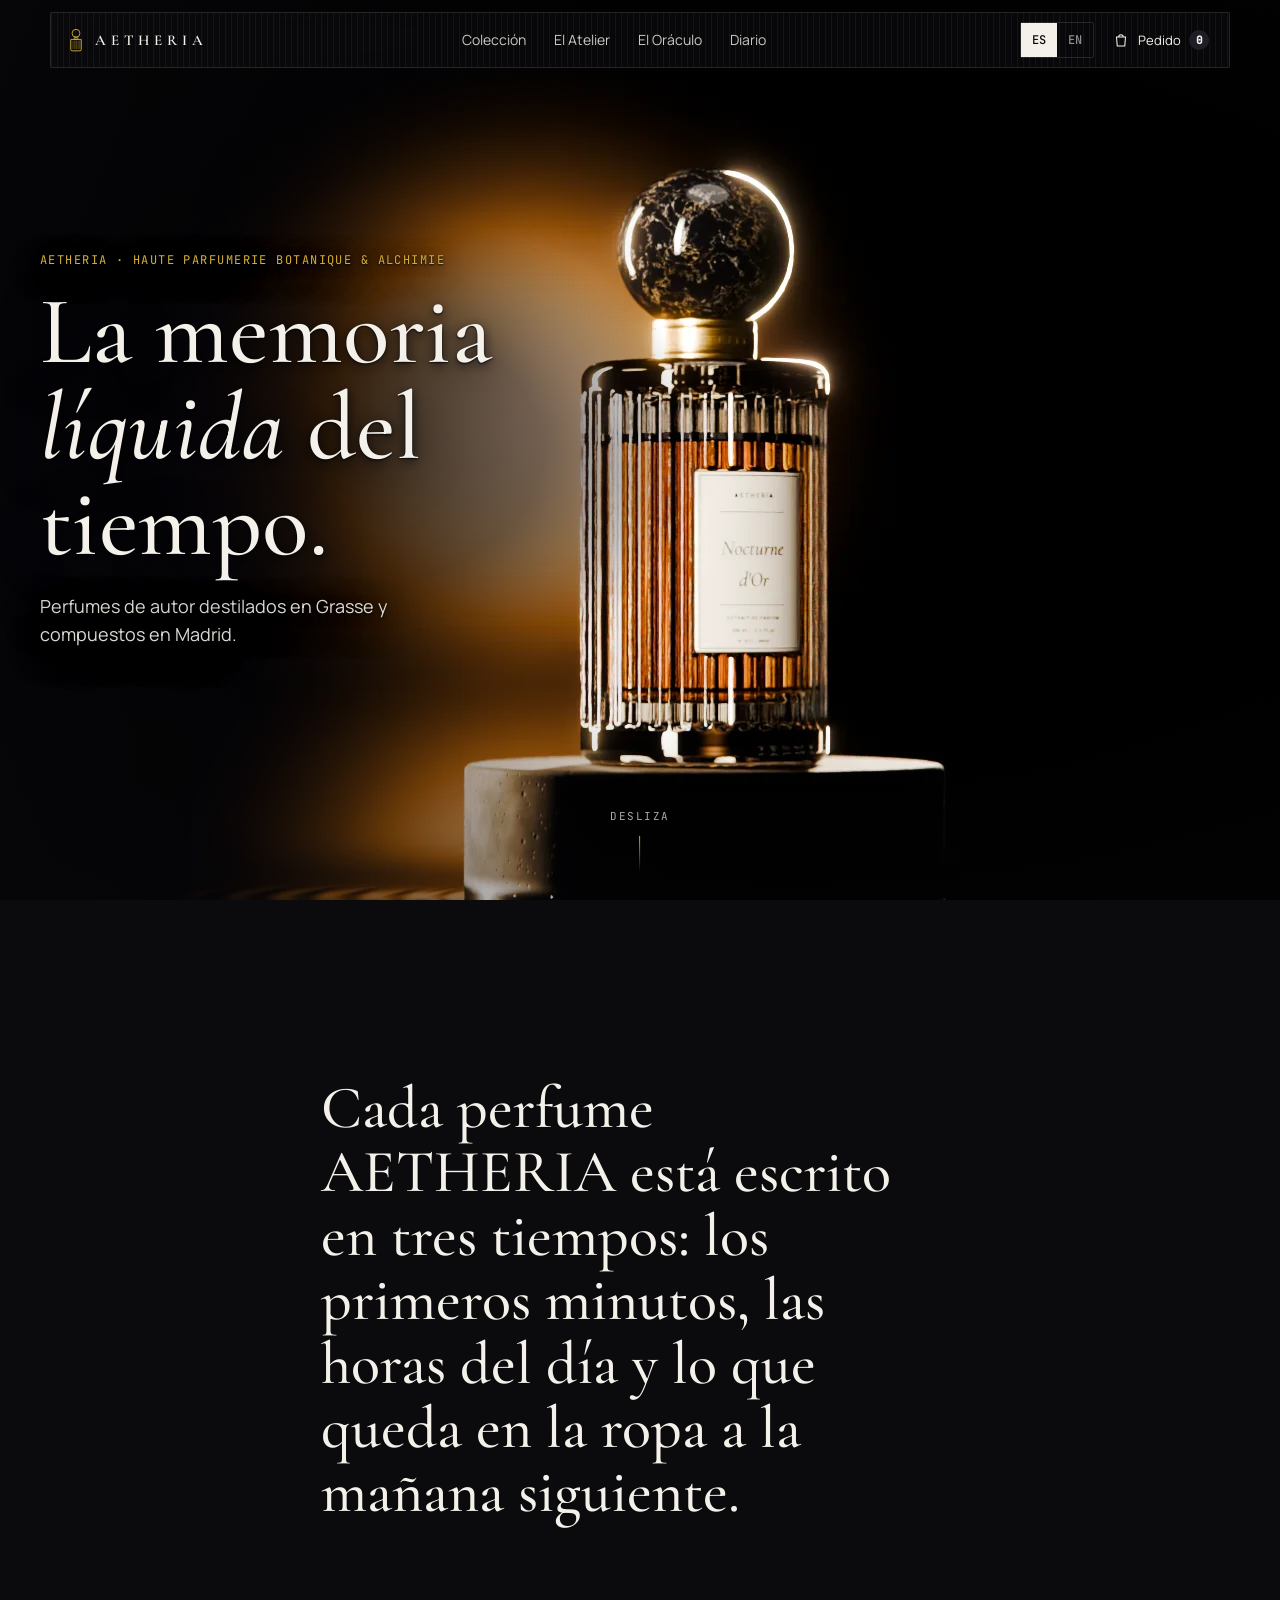
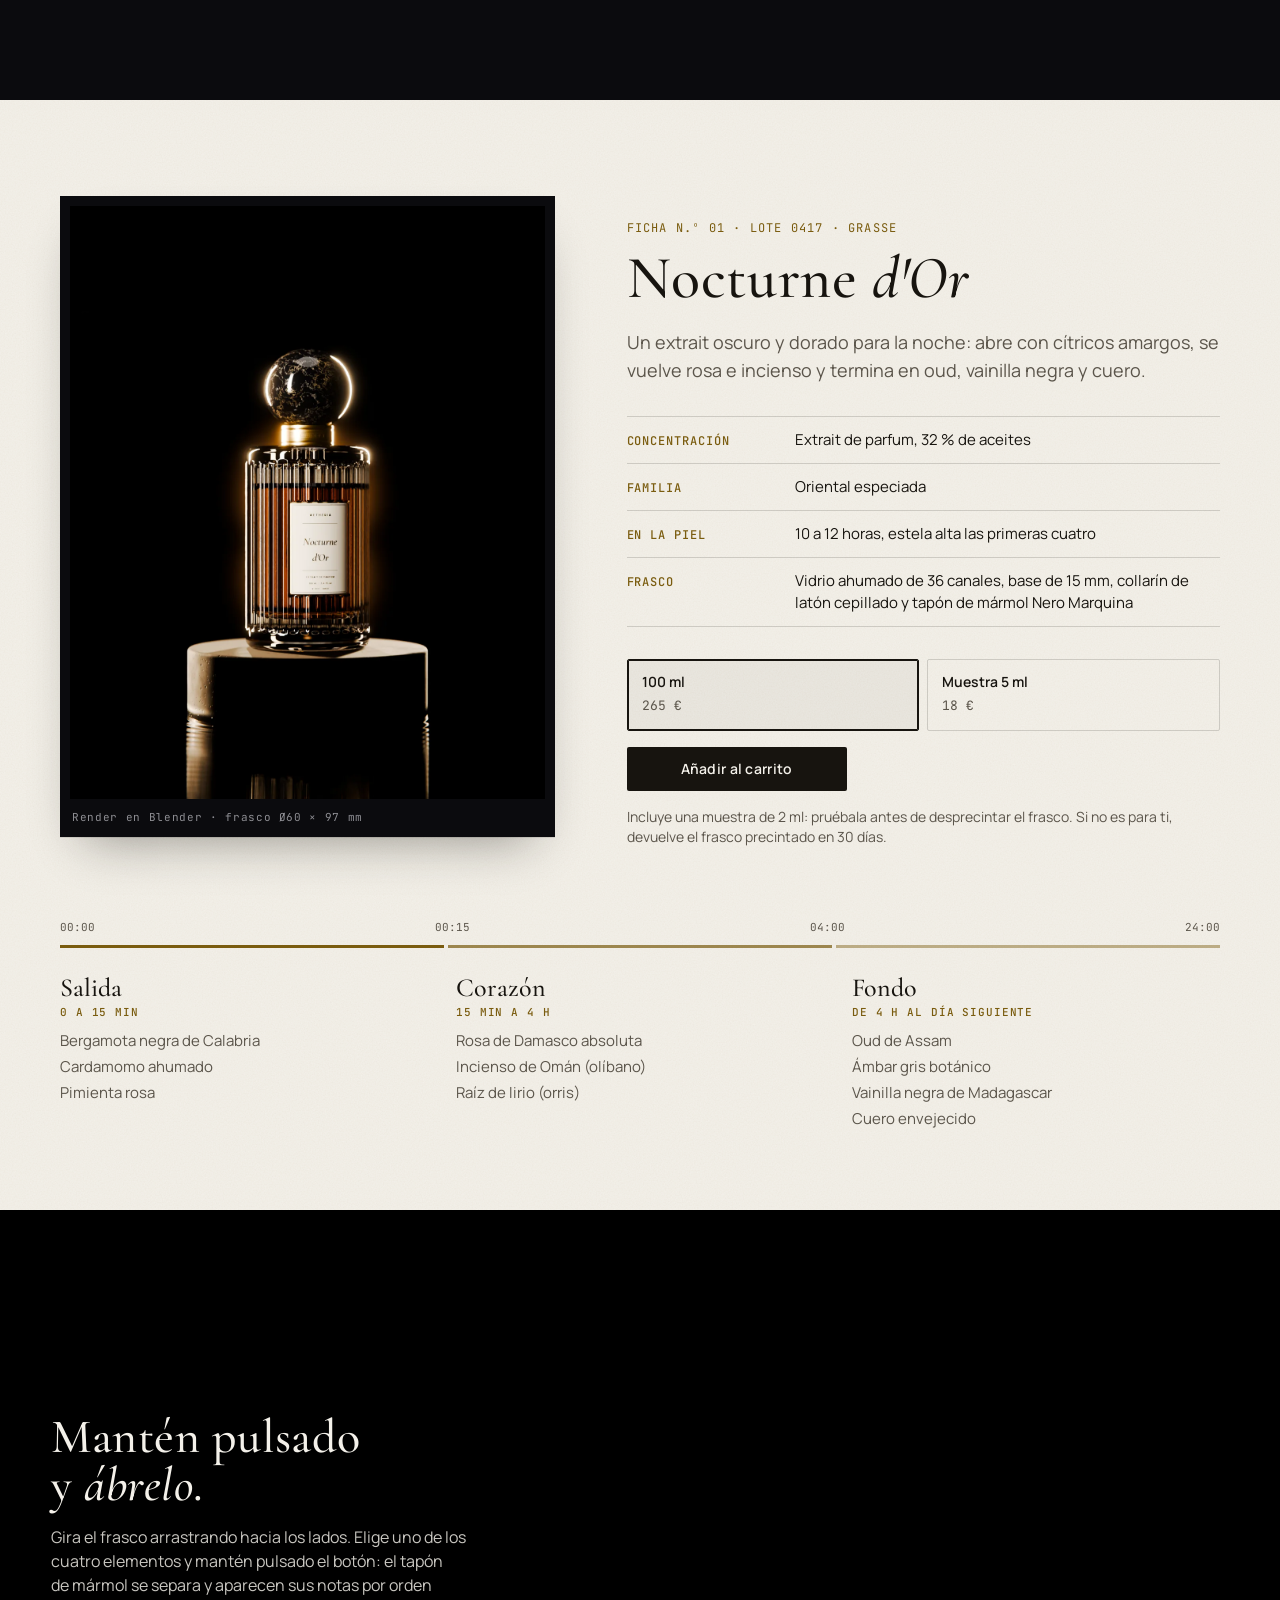
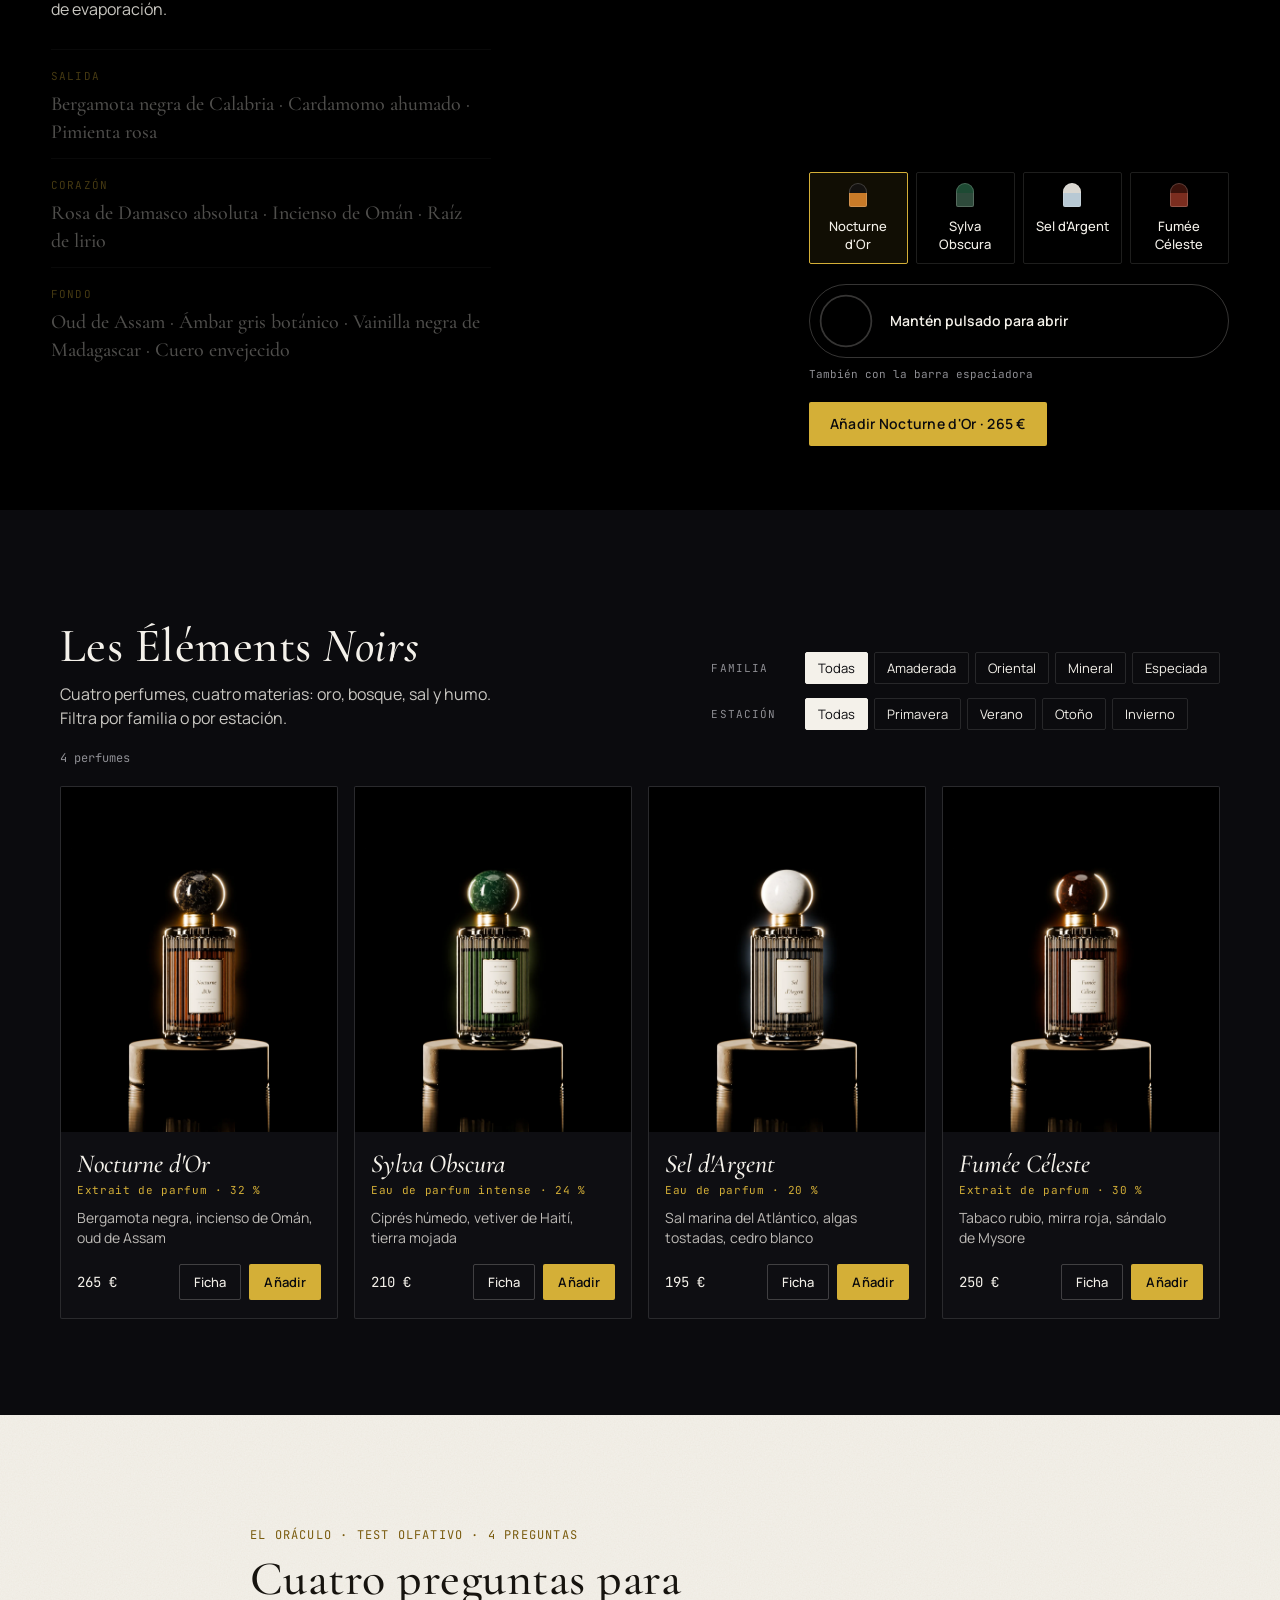
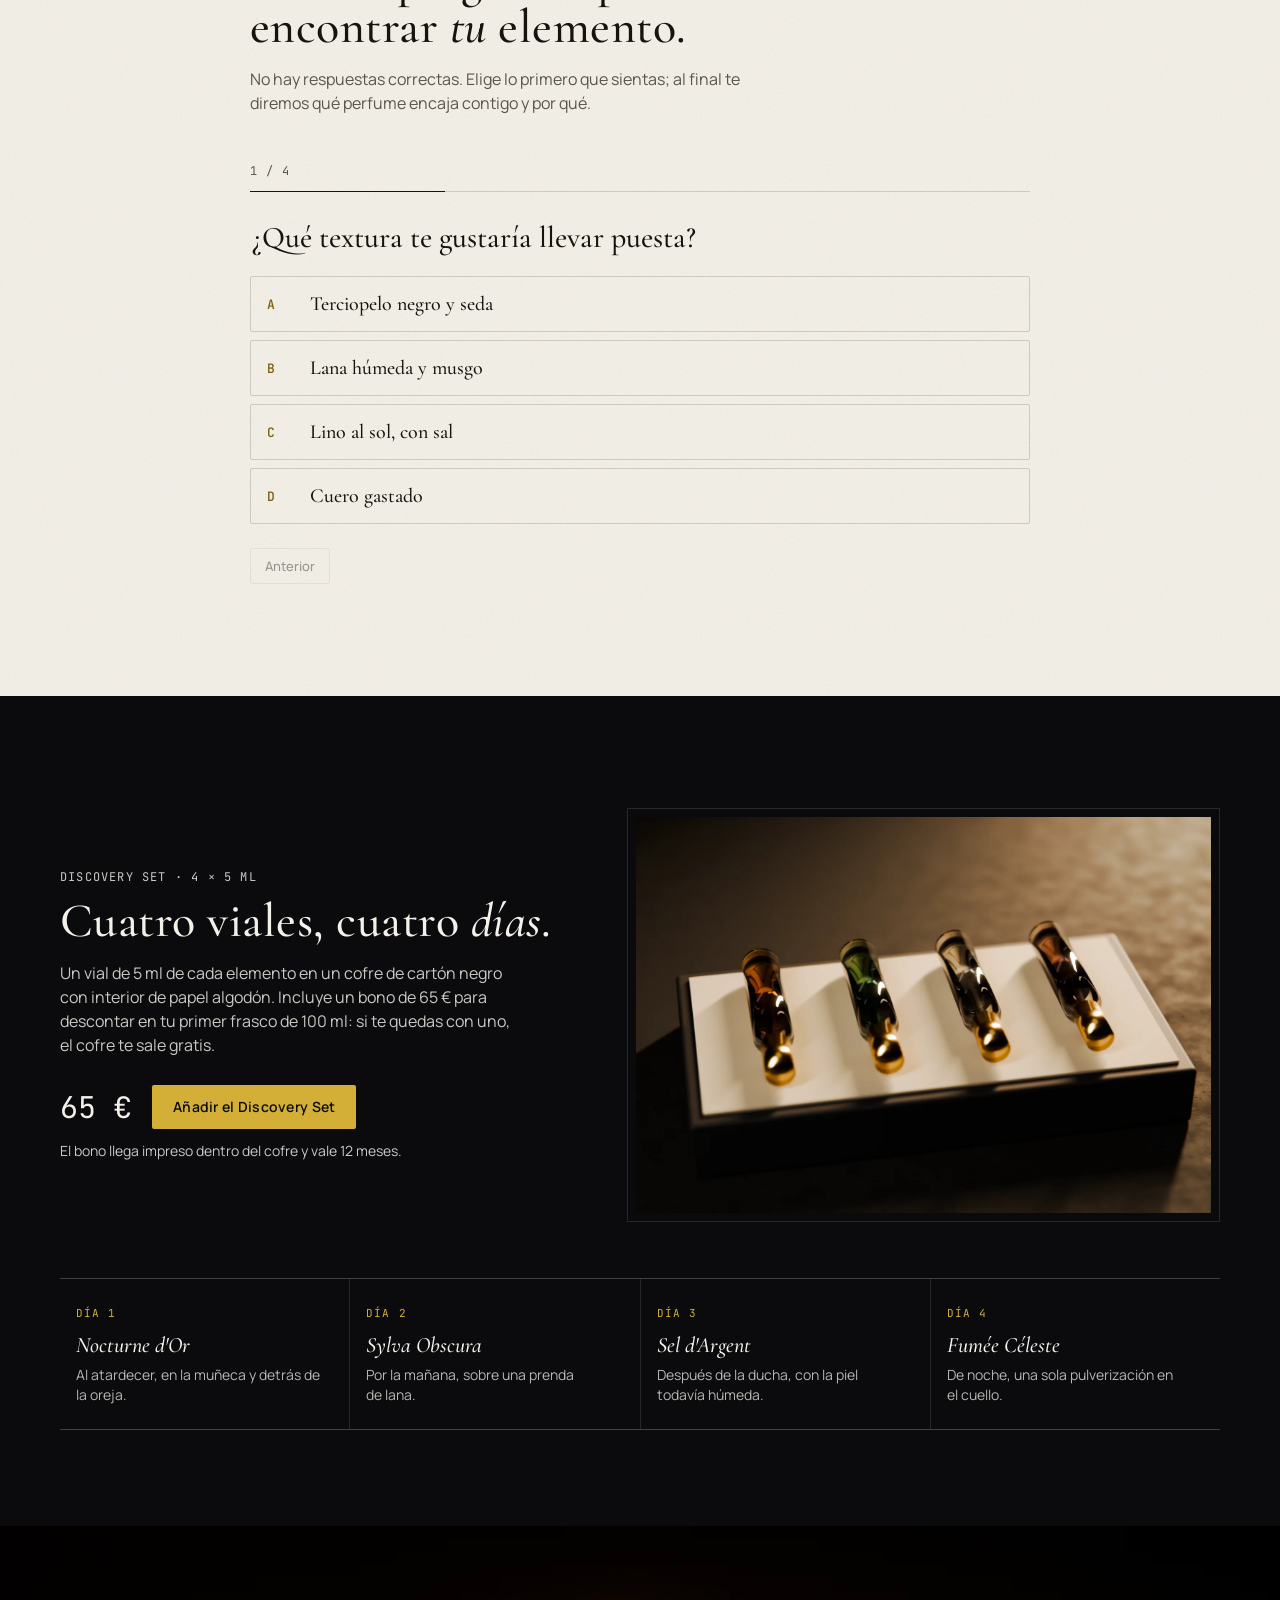
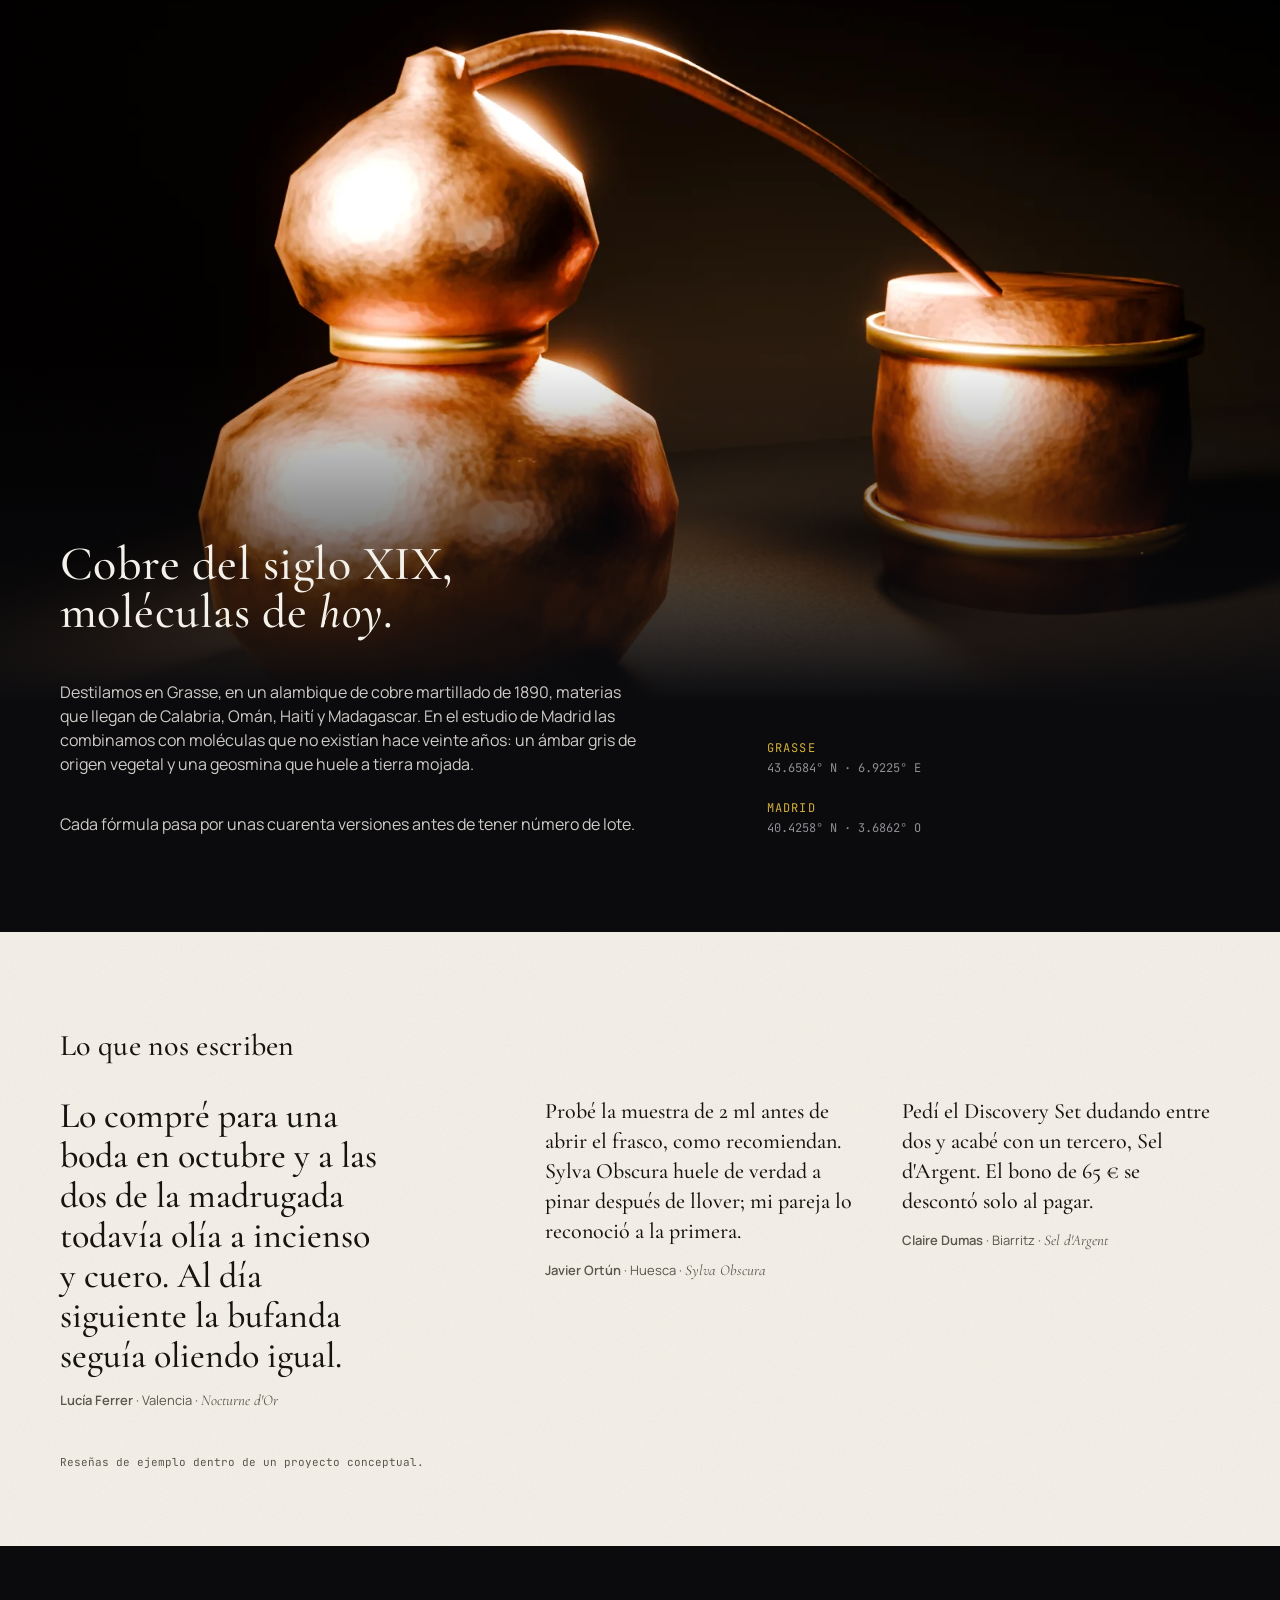
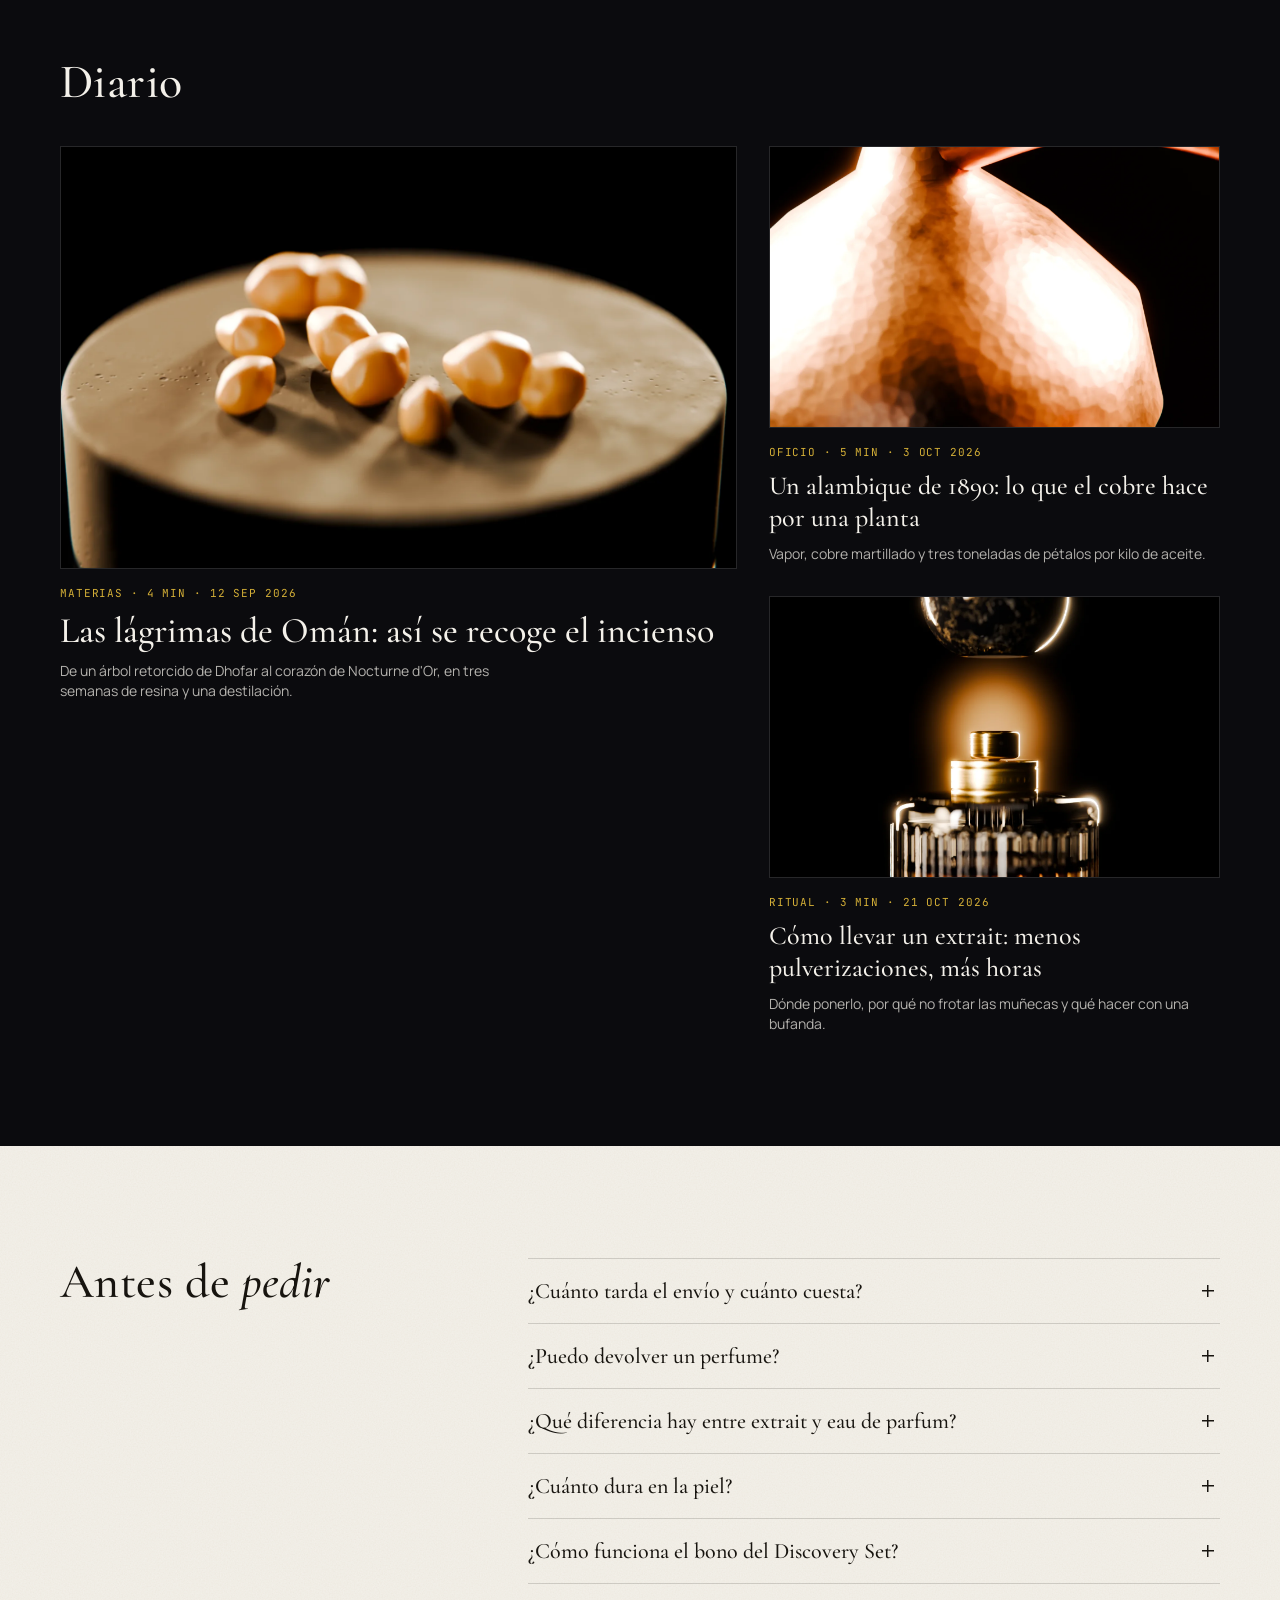
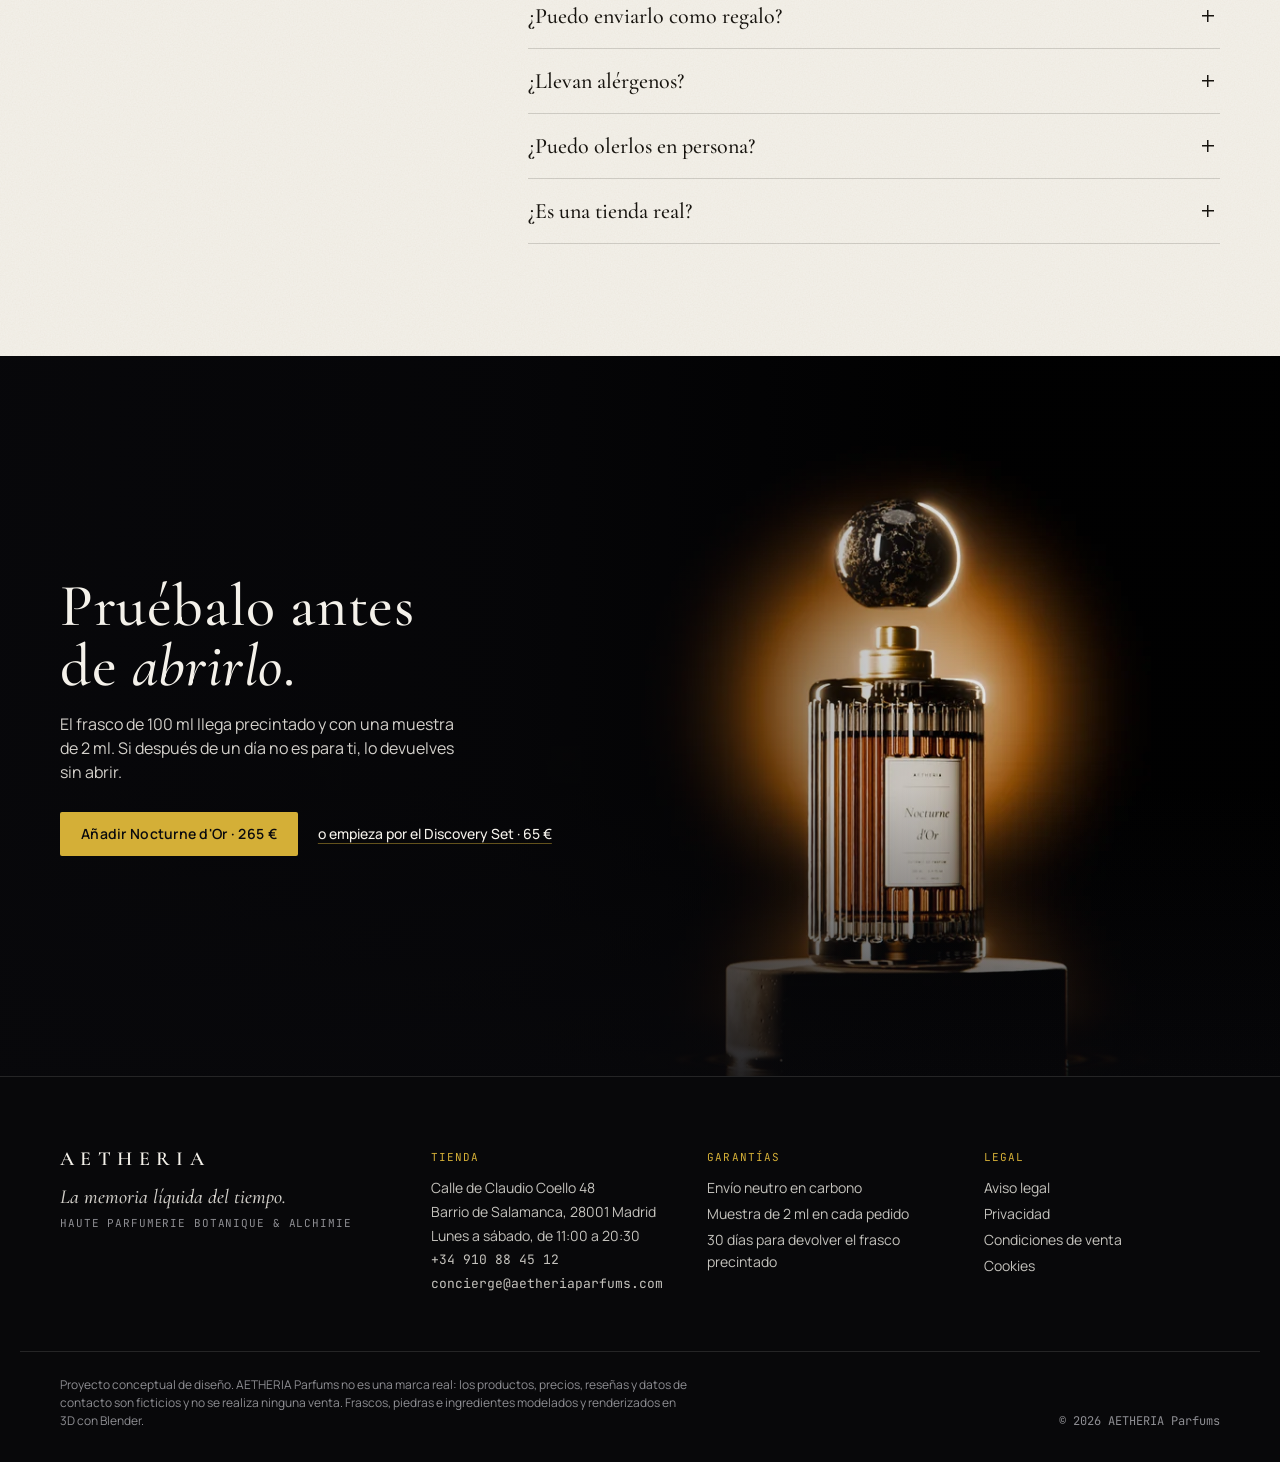
<file: index.html>
<!doctype html>
<html lang="es" class="no-js">
<head>
  <meta charset="utf-8">
  <meta name="viewport" content="width=device-width, initial-scale=1, viewport-fit=cover">
  <script>
    /* Decide antes del primer pintado si hay película en bucle o portada estática
       (solo con «reducir movimiento» activado en el sistema). Igual que en main.js. */
    (function (d) {
      var r = d.documentElement; r.className = r.className.replace("no-js", "js");
      var off = window.matchMedia && matchMedia("(prefers-reduced-motion: reduce)").matches;
      if (!off) { r.className += " film"; }
      /* red de seguridad: si main.js no arranca en 5 s, portada estática */
      setTimeout(function () { if (!window.__AE_BOOTED__) { r.className = r.className.replace(/\bfilm\b/g, ""); } }, 5000);
    })(document);
  </script>
  <title>AETHERIA Parfums · Nocturne d'Or, extrait de parfum</title>
  <meta name="description" content="AETHERIA, haute parfumerie botanique: cuatro perfumes de autor destilados en Grasse y compuestos en Madrid. Nocturne d'Or, extrait de parfum al 32 %. Proyecto conceptual de diseño.">
  <meta name="robots" content="noindex, nofollow">
  <meta name="theme-color" content="#0B0B0E">
  <meta property="og:type" content="website">
  <meta property="og:title" content="AETHERIA Parfums · La memoria líquida del tiempo">
  <meta property="og:description" content="Nocturne d'Or, extrait de parfum al 32 %. Salida, corazón y fondo en veinticuatro horas.">
  <!-- DEPLOY STEP: sustituir por la URL absoluta publicada -->
  <meta property="og:image" content="assets/img/og-aetheria.webp">
  <meta property="og:url" content="">
  <meta name="twitter:card" content="summary_large_image">
  <link rel="icon" href="favicon.svg?v=20261106" type="image/svg+xml">
  <link rel="preload" as="image" href="assets/img/hero-poster.webp?v=20261106" fetchpriority="high" media="(prefers-reduced-motion: no-preference)">
  <link rel="preload" as="image" href="assets/img/hero-mobile.webp?v=20261106" fetchpriority="high" media="(prefers-reduced-motion: reduce) and (orientation: portrait)">
  <link rel="preload" as="font" type="font/woff2" href="assets/fonts/CormorantGaramond-400-latin.woff2" crossorigin>
  <link rel="preload" as="font" type="font/woff2" href="assets/fonts/Manrope-400-latin.woff2" crossorigin>
  <link rel="stylesheet" href="assets/css/fonts.css?v=20261106">
  <link rel="stylesheet" href="assets/css/styles.css?v=20261106b">
</head>
<body>
  <a class="skip-link" href="#main" data-i18n="skip">Saltar al contenido</a>

  <!-- Capa de ambiente fija: grano y resplandor muy lento -->
  <div class="ambient" aria-hidden="true"></div>

  <header class="nav" data-nav>
    <div class="nav-bar">
      <a class="brand" href="#inicio" aria-label="AETHERIA, inicio">
        <svg class="brand-mark" viewBox="0 0 24 32" aria-hidden="true"><circle cx="12" cy="7" r="5.2"/><rect x="9.6" y="12.4" width="4.8" height="2.4" rx=".6"/><path d="M5 15.4h14v13.2a1.8 1.8 0 0 1-1.8 1.8H6.8A1.8 1.8 0 0 1 5 28.6z"/><path class="flutes" d="M8 17v11M10.3 17v11M12.6 17v11M14.9 17v11M17 17v11"/></svg>
        <span class="brand-word">AETHERIA</span>
      </a>
      <nav class="nav-links" aria-label="Principal" data-i18n-attr="aria-label:nav.label">
        <a href="#coleccion" data-i18n="nav.coleccion">Colección</a>
        <a href="#atelier" data-i18n="nav.atelier">El Atelier</a>
        <a href="#oraculo" data-i18n="nav.oraculo">El Oráculo</a>
        <a href="#diario" data-i18n="nav.diario">Diario</a>
      </nav>
      <div class="nav-tools">
        <div class="lang" role="group" aria-label="Idioma" data-i18n-attr="aria-label:lang.label">
          <button type="button" class="lang-btn" data-lang="es" aria-pressed="true">ES</button>
          <button type="button" class="lang-btn" data-lang="en" aria-pressed="false">EN</button>
        </div>
        <button type="button" class="cart-btn" data-open-cart aria-label="Abrir tu pedido, 0 artículos" data-i18n-attr="aria-label:cart.open0">
          <svg viewBox="0 0 24 24" aria-hidden="true"><path d="M6 8h12l-1 12H7z"/><path d="M9 8a3 3 0 0 1 6 0"/></svg>
          <span class="cart-label" data-i18n="cart.short">Pedido</span>
          <span class="cart-count" data-cart-count>0</span>
        </button>
        <button type="button" class="menu-btn" aria-expanded="false" aria-controls="menu" data-menu-btn>
          <span class="sr-only" data-i18n="nav.menu">Menú</span>
          <span class="menu-icon" aria-hidden="true"><i></i><i></i></span>
        </button>
      </div>
    </div>
    <div class="menu-panel" id="menu" data-menu hidden>
      <a href="#coleccion" data-i18n="nav.coleccion">Colección</a>
      <a href="#atelier" data-i18n="nav.atelier">El Atelier</a>
      <a href="#oraculo" data-i18n="nav.oraculo">El Oráculo</a>
      <a href="#diario" data-i18n="nav.diario">Diario</a>
      <a href="#preguntas" data-i18n="nav.faq">Preguntas frecuentes</a>
    </div>
  </header>

  <main id="main" tabindex="-1">

    <!-- ============ 1. PORTADA: película en bucle que avanza sola, fase a fase ============ -->
    <section class="hero" id="inicio" aria-labelledby="hero-title">
      <div class="hero-track" data-hero>
        <div class="hero-stage">
          <div class="hero-poster" data-poster aria-hidden="true"></div>
          <video class="hero-video" data-video muted playsinline preload="none" aria-hidden="true" tabindex="-1"></video>
          <div class="hero-scrim" aria-hidden="true"></div>

          <div class="bands">
            <div class="band band-1" data-band="0,0.12" data-fx="rise">
              <p class="band-kicker mono" data-i18n="hero.b1.kicker">AETHERIA · Haute Parfumerie Botanique &amp; Alchimie</p>
              <h1 class="band-title" id="hero-title" data-split data-i18n="hero.b1.title">La memoria <em>líquida</em> del tiempo.</h1>
              <p class="band-sub" data-i18n="hero.b1.sub">Perfumes de autor destilados en Grasse y compuestos en Madrid.</p>
            </div>
            <div class="band band-2" data-band="0.15,0.31" data-fx="snap">
              <h2 class="band-title" data-split data-i18n="hero.b2.title"><em>Nocturne d'Or</em></h2>
              <p class="band-sub" data-i18n="hero.b2.sub">Extrait de parfum al 32 %. Treinta y seis canales de vidrio ahumado sobre una base de quince milímetros.</p>
            </div>
            <div class="band band-3" data-band="0.36,0.51" data-fx="lift">
              <p class="band-kicker mono" data-i18n="hero.b3.kicker">Salida · 0 a 15 min</p>
              <h2 class="band-title" data-split data-i18n="hero.b3.title">Una luz <em>amarga</em> que dura un cuarto de hora.</h2>
              <p class="band-notes" data-i18n="hero.b3.notes">Bergamota negra de Calabria · Cardamomo ahumado · Pimienta rosa</p>
            </div>
            <div class="band band-4" data-band="0.57,0.72" data-fx="drift">
              <p class="band-kicker mono" data-i18n="hero.b4.kicker">Corazón · 15 min a 4 h</p>
              <h2 class="band-title" data-split data-i18n="hero.b4.title">Después, la rosa entra en el <em>humo</em>.</h2>
              <p class="band-notes" data-i18n="hero.b4.notes">Rosa de Damasco absoluta · Incienso de Omán · Raíz de lirio</p>
            </div>
            <div class="band band-5" data-band="0.76,0.89" data-fx="focus">
              <p class="band-kicker mono" data-i18n="hero.b5.kicker">Fondo · de 4 h al día siguiente</p>
              <h2 class="band-title" data-split data-i18n="hero.b5.title">Lo que queda en la bufanda a la mañana <em>siguiente</em>.</h2>
              <p class="band-notes" data-i18n="hero.b5.notes">Oud de Assam · Ámbar gris botánico · Vainilla negra de Madagascar · Cuero envejecido</p>
            </div>
            <div class="band band-6" data-band="0.91,1" data-fx="settle">
              <h2 class="band-title" data-split data-i18n="hero.b6.title"><em>Nocturne d'Or</em></h2>
              <p class="band-sub" data-i18n="hero.b6.sub">Extrait de parfum · 100 ml · 265 €</p>
              <div class="band-cta">
                <button type="button" class="btn btn-gold" data-add="nocturne:100" data-i18n="cta.add">Añadir al carrito</button>
                <button type="button" class="btn-link" data-add="nocturne:5" data-i18n="hero.b6.sample">o pruébalo antes: muestra de 5 ml · 18 €</button>
              </div>
              <p class="band-proof" data-i18n="hero.b6.proof">Cada pedido incluye 2 ml para probarlo antes de abrir el frasco.</p>
            </div>
          </div>

          <!-- Elemento distintivo: el reloj de evaporación -->
          <div class="clock" data-clock aria-hidden="true">
            <div class="clock-rail" data-clock-rail></div>
            <div class="clock-marker" data-clock-marker><span class="clock-read mono" data-clock-read>T+00:00</span></div>
            <ol class="clock-labels mono">
              <li class="t" style="--at:0">00:00</li>
              <li class="n" style="--at:.167" data-i18n="tier.salida">Salida</li>
              <li class="t" style="--at:.333">00:15</li>
              <li class="n" style="--at:.5" data-i18n="tier.corazon">Corazón</li>
              <li class="t" style="--at:.666">04:00</li>
              <li class="n" style="--at:.833" data-i18n="tier.fondo">Fondo</li>
              <li class="t" style="--at:1">24:00</li>
            </ol>
          </div>

          <!-- fundido a negro entre vuelta y vuelta -->
          <div class="hero-fade" data-hero-fade aria-hidden="true"></div>

          <div class="hero-loader" data-loader aria-hidden="true">
            <svg class="ring" viewBox="0 0 48 48"><circle cx="24" cy="24" r="20" fill="none" stroke="currentColor" stroke-width="2" stroke-dasharray="126" style="stroke-dashoffset:var(--ld,126)"/></svg>
            <span class="mono" data-i18n="hero.loading">Cargando película</span>
          </div>
          <div class="scroll-cue mono" aria-hidden="true"><span data-i18n="hero.scroll">Desliza</span><i></i></div>
          <button type="button" class="hero-pause" data-hero-pause aria-pressed="false">
            <span class="sr-only" data-i18n="hero.pause">Pausar la película</span>
            <svg class="i-pause" viewBox="0 0 12 12" aria-hidden="true"><rect x="2.2" y="1.5" width="2.5" height="9" rx=".4"/><rect x="7.3" y="1.5" width="2.5" height="9" rx=".4"/></svg>
            <svg class="i-play" viewBox="0 0 12 12" aria-hidden="true"><path d="M3.2 1.6v8.8L10.4 6z"/></svg>
          </button>
        </div>
      </div>

      <!-- Portada estática (solo con «reducir movimiento» activado) -->
      <div class="hero-static">
        <picture>
          <source media="(orientation: portrait)" srcset="assets/img/hero-mobile.webp?v=20261106">
          <img src="assets/img/hero-ending.webp?v=20261106" alt="Frasco Nocturne d'Or de vidrio ahumado estriado con el tapón esférico de mármol negro flotando sobre el cuello, sobre un pedestal de basalto en agua negra" width="1600" height="900" fetchpriority="high" data-i18n-attr="alt:hero.static.alt">
        </picture>
        <div class="hero-static-copy">
          <p class="band-kicker mono" data-i18n="hero.static.kicker">AETHERIA · Grasse · Madrid</p>
          <p class="hero-static-title" data-i18n="hero.b1.title">La memoria <em>líquida</em> del tiempo.</p>
          <p class="band-sub" data-i18n="hero.static.sub">Nocturne d'Or, extrait de parfum al 32 %. Salida, corazón y fondo en veinticuatro horas.</p>
          <a class="btn btn-gold" href="#ficha" data-i18n="hero.static.cta">Descubrir Nocturne d'Or</a>
        </div>
      </div>
    </section>

    <!-- ============ 2. TAGLINE (revelado palabra a palabra) ============ -->
    <section class="tagline" aria-label="Manifiesto" data-i18n-attr="aria-label:tag.label">
      <p class="tagline-text" data-words data-i18n="tag.text">Cada perfume AETHERIA está escrito en tres tiempos: los primeros minutos, las horas del día y lo que queda en la ropa a la mañana siguiente.</p>
    </section>

    <!-- ============ 3. FICHA TÉCNICA (papel algodón) ============ -->
    <section class="ficha paper" id="ficha" aria-labelledby="ficha-title">
      <div class="wrap ficha-grid">
        <figure class="ficha-print reveal">
          <img src="assets/img/nocturne-dor.webp?v=20261106" alt="Nocturne d'Or sobre su pedestal de basalto: frasco de vidrio ahumado con 36 canales, líquido ámbar y tapón de mármol negro con vetas doradas" width="1200" height="1500" loading="lazy" decoding="async" data-i18n-attr="alt:ficha.alt">
          <figcaption class="mono" data-i18n="ficha.caption">Render en Blender · frasco Ø60 × 97 mm</figcaption>
        </figure>
        <div class="ficha-body">
          <p class="kicker mono reveal" data-i18n="ficha.kicker">Ficha n.º 01 · Lote 0417 · Grasse</p>
          <h2 class="h2 reveal" id="ficha-title"><span data-i18n="ficha.title">Nocturne <em>d'Or</em></span></h2>
          <p class="lead reveal" data-i18n="ficha.lead">Un extrait oscuro y dorado para la noche: abre con cítricos amargos, se vuelve rosa e incienso y termina en oud, vainilla negra y cuero.</p>
          <dl class="specs reveal">
            <div><dt data-i18n="ficha.s.conc">Concentración</dt><dd data-i18n="ficha.s.concv">Extrait de parfum, 32 % de aceites</dd></div>
            <div><dt data-i18n="ficha.s.fam">Familia</dt><dd data-i18n="ficha.s.famv">Oriental especiada</dd></div>
            <div><dt data-i18n="ficha.s.wear">En la piel</dt><dd data-i18n="ficha.s.wearv">10 a 12 horas, estela alta las primeras cuatro</dd></div>
            <div><dt data-i18n="ficha.s.bottle">Frasco</dt><dd data-i18n="ficha.s.bottlev">Vidrio ahumado de 36 canales, base de 15 mm, collarín de latón cepillado y tapón de mármol Nero Marquina</dd></div>
          </dl>
          <form class="buy reveal" data-buy="nocturne">
            <fieldset class="sizes">
              <legend class="sr-only" data-i18n="ficha.size">Tamaño</legend>
              <label class="size"><input type="radio" name="size-nocturne" value="100" checked><span><b data-i18n="size.100">100 ml</b><i class="mono">265 €</i></span></label>
              <label class="size"><input type="radio" name="size-nocturne" value="5"><span><b data-i18n="size.5">Muestra 5 ml</b><i class="mono">18 €</i></span></label>
            </fieldset>
            <button type="submit" class="btn btn-ink" data-i18n="cta.add">Añadir al carrito</button>
            <p class="proof" data-i18n="ficha.proof">Incluye una muestra de 2 ml: pruébala antes de desprecintar el frasco. Si no es para ti, devuelve el frasco precintado en 30 días.</p>
          </form>
        </div>
      </div>

      <!-- reloj de evaporación, versión horizontal -->
      <div class="wrap">
        <div class="timeline reveal" aria-label="Pirámide olfativa por tiempo de evaporación" data-i18n-attr="aria-label:tl.label">
          <div class="tl-scale mono" aria-hidden="true"><span>00:00</span><span>00:15</span><span>04:00</span><span>24:00</span></div>
          <div class="tl-rail" aria-hidden="true"><i class="t1"></i><i class="t2"></i><i class="t3"></i></div>
          <ol class="tl-tiers">
            <li class="tl-tier">
              <h3 class="tl-name"><span data-i18n="tier.salida">Salida</span> <small class="mono" data-i18n="tier.salida.t">0 a 15 min</small></h3>
              <ul class="tl-notes"><li data-i18n="n.bergamota">Bergamota negra de Calabria</li><li data-i18n="n.cardamomo">Cardamomo ahumado</li><li data-i18n="n.pimienta">Pimienta rosa</li></ul>
            </li>
            <li class="tl-tier">
              <h3 class="tl-name"><span data-i18n="tier.corazon">Corazón</span> <small class="mono" data-i18n="tier.corazon.t">15 min a 4 h</small></h3>
              <ul class="tl-notes"><li data-i18n="n.rosa">Rosa de Damasco absoluta</li><li data-i18n="n.incienso">Incienso de Omán (olíbano)</li><li data-i18n="n.lirio">Raíz de lirio (orris)</li></ul>
            </li>
            <li class="tl-tier">
              <h3 class="tl-name"><span data-i18n="tier.fondo">Fondo</span> <small class="mono" data-i18n="tier.fondo.t">de 4 h al día siguiente</small></h3>
              <ul class="tl-notes"><li data-i18n="n.oud">Oud de Assam</li><li data-i18n="n.ambar">Ámbar gris botánico</li><li data-i18n="n.vainilla">Vainilla negra de Madagascar</li><li data-i18n="n.cuero">Cuero envejecido</li></ul>
            </li>
          </ol>
        </div>
      </div>
    </section>

    <!-- ============ 4. VISOR 3D: momento interactivo ============ -->
    <section class="viewer" id="frasco" aria-labelledby="viewer-title" data-viewer>
      <div class="viewer-canvas" data-viewer-canvas>
        <img class="viewer-fallback" data-viewer-fallback src="assets/img/nocturne-dor.webp?v=20261106" alt="" width="1200" height="1500" loading="lazy" decoding="async">
      </div>
      <div class="wrap viewer-ui">
        <div class="viewer-copy">
          <h2 class="h2 reveal" id="viewer-title" data-i18n="viewer.title">Mantén pulsado y <em>ábrelo</em>.</h2>
          <p class="reveal" data-i18n="viewer.text">Gira el frasco arrastrando hacia los lados. Elige uno de los cuatro elementos y mantén pulsado el botón: el tapón de mármol se separa y aparecen sus notas por orden de evaporación.</p>
          <ol class="viewer-tiers" data-viewer-tiers aria-live="polite">
            <li data-tier="salida"><span class="mono" data-i18n="tier.salida">Salida</span><p data-tier-notes>Bergamota negra de Calabria · Cardamomo ahumado · Pimienta rosa</p></li>
            <li data-tier="corazon"><span class="mono" data-i18n="tier.corazon">Corazón</span><p data-tier-notes>Rosa de Damasco absoluta · Incienso de Omán · Raíz de lirio</p></li>
            <li data-tier="fondo"><span class="mono" data-i18n="tier.fondo">Fondo</span><p data-tier-notes>Oud de Assam · Ámbar gris botánico · Vainilla negra de Madagascar · Cuero envejecido</p></li>
          </ol>
        </div>
        <div class="viewer-controls">
          <div class="swatches" role="radiogroup" aria-label="Elige un perfume" data-i18n-attr="aria-label:viewer.choose">
            <button type="button" role="radio" aria-checked="true" class="swatch" data-variant="nocturne" style="--liq:#C87A28;--stone:#141210"><i aria-hidden="true"></i><span>Nocturne d'Or</span></button>
            <button type="button" role="radio" aria-checked="false" class="swatch" data-variant="sylva" style="--liq:#2E4A3B;--stone:#1d4a33"><i aria-hidden="true"></i><span>Sylva Obscura</span></button>
            <button type="button" role="radio" aria-checked="false" class="swatch" data-variant="sel" style="--liq:#B8C9D4;--stone:#d9d7d1"><i aria-hidden="true"></i><span>Sel d'Argent</span></button>
            <button type="button" role="radio" aria-checked="false" class="swatch" data-variant="fumee" style="--liq:#7B2D1F;--stone:#3a120b"><i aria-hidden="true"></i><span>Fumée Céleste</span></button>
          </div>
          <button type="button" class="hold" data-hold aria-describedby="hold-hint">
            <svg viewBox="0 0 64 64" aria-hidden="true"><circle class="hold-track" cx="32" cy="32" r="29"/><circle class="hold-fill" cx="32" cy="32" r="29" pathLength="100" style="stroke-dashoffset:calc(100 - var(--hold,0) * 100)"/></svg>
            <span class="hold-label" data-hold-label data-i18n="viewer.hold">Mantén pulsado para abrir</span>
          </button>
          <p class="hold-hint mono" id="hold-hint" data-i18n="viewer.hint">También con la barra espaciadora</p>
          <button type="button" class="btn btn-gold viewer-add" data-viewer-add data-add="nocturne:100" data-i18n="viewer.add">Añadir Nocturne d'Or · 265 €</button>
        </div>
      </div>
    </section>

    <!-- ============ 5. COLECCIÓN con filtros ============ -->
    <section class="coleccion" id="coleccion" aria-labelledby="col-title">
      <div class="wrap">
        <div class="col-head">
          <div>
            <h2 class="h2 reveal" id="col-title">Les Éléments <em>Noirs</em></h2>
            <p class="reveal" data-i18n="col.sub">Cuatro perfumes, cuatro materias: oro, bosque, sal y humo. Filtra por familia o por estación.</p>
          </div>
          <form class="filters reveal" data-filters aria-label="Filtrar la colección" data-i18n-attr="aria-label:col.filter">
            <fieldset>
              <legend class="mono" data-i18n="col.family">Familia</legend>
              <label class="chip"><input type="radio" name="family" value="all" checked><span data-i18n="col.all">Todas</span></label>
              <label class="chip"><input type="radio" name="family" value="amaderada"><span data-i18n="fam.amaderada">Amaderada</span></label>
              <label class="chip"><input type="radio" name="family" value="oriental"><span data-i18n="fam.oriental">Oriental</span></label>
              <label class="chip"><input type="radio" name="family" value="mineral"><span data-i18n="fam.mineral">Mineral</span></label>
              <label class="chip"><input type="radio" name="family" value="especiada"><span data-i18n="fam.especiada">Especiada</span></label>
            </fieldset>
            <fieldset>
              <legend class="mono" data-i18n="col.season">Estación</legend>
              <label class="chip"><input type="radio" name="season" value="all" checked><span data-i18n="col.allf">Todas</span></label>
              <label class="chip"><input type="radio" name="season" value="primavera"><span data-i18n="sea.primavera">Primavera</span></label>
              <label class="chip"><input type="radio" name="season" value="verano"><span data-i18n="sea.verano">Verano</span></label>
              <label class="chip"><input type="radio" name="season" value="otono"><span data-i18n="sea.otono">Otoño</span></label>
              <label class="chip"><input type="radio" name="season" value="invierno"><span data-i18n="sea.invierno">Invierno</span></label>
            </fieldset>
          </form>
        </div>
        <p class="col-count mono" data-col-count aria-live="polite">4 perfumes</p>

        <div class="grid" data-grid>
          <article class="card reveal" data-id="nocturne" data-family="oriental especiada" data-seasons="otono invierno">
            <button type="button" class="card-media" data-sheet="nocturne" aria-label="Ver la ficha de Nocturne d'Or" data-i18n-attr="aria-label:card.view.nocturne">
              <img src="assets/img/nocturne-dor.webp?v=20261106" alt="" width="1200" height="1500" loading="lazy" decoding="async">
            </button>
            <div class="card-body">
              <h3 class="card-name"><em>Nocturne d'Or</em></h3>
              <p class="card-conc mono" data-i18n="p.nocturne.conc">Extrait de parfum · 32 %</p>
              <p class="card-notes" data-i18n="p.nocturne.notes">Bergamota negra, incienso de Omán, oud de Assam</p>
              <div class="card-foot">
                <span class="price mono">265 €</span>
                <button type="button" class="btn-line" data-sheet="nocturne" data-i18n="card.sheet">Ficha</button>
                <button type="button" class="btn btn-gold btn-s" data-add="nocturne:100" data-i18n="card.add">Añadir</button>
              </div>
            </div>
          </article>
          <article class="card reveal" data-id="sylva" data-family="amaderada" data-seasons="otono primavera">
            <button type="button" class="card-media" data-sheet="sylva" aria-label="Ver la ficha de Sylva Obscura" data-i18n-attr="aria-label:card.view.sylva">
              <img src="assets/img/sylva-obscura.webp?v=20261106" alt="" width="1200" height="1500" loading="lazy" decoding="async">
            </button>
            <div class="card-body">
              <h3 class="card-name"><em>Sylva Obscura</em></h3>
              <p class="card-conc mono" data-i18n="p.sylva.conc">Eau de parfum intense · 24 %</p>
              <p class="card-notes" data-i18n="p.sylva.notes">Ciprés húmedo, vetiver de Haití, tierra mojada</p>
              <div class="card-foot">
                <span class="price mono">210 €</span>
                <button type="button" class="btn-line" data-sheet="sylva" data-i18n="card.sheet">Ficha</button>
                <button type="button" class="btn btn-gold btn-s" data-add="sylva:100" data-i18n="card.add">Añadir</button>
              </div>
            </div>
          </article>
          <article class="card reveal" data-id="sel" data-family="mineral" data-seasons="primavera verano">
            <button type="button" class="card-media" data-sheet="sel" aria-label="Ver la ficha de Sel d'Argent" data-i18n-attr="aria-label:card.view.sel">
              <img src="assets/img/sel-dargent.webp?v=20261106" alt="" width="1200" height="1500" loading="lazy" decoding="async">
            </button>
            <div class="card-body">
              <h3 class="card-name"><em>Sel d'Argent</em></h3>
              <p class="card-conc mono" data-i18n="p.sel.conc">Eau de parfum · 20 %</p>
              <p class="card-notes" data-i18n="p.sel.notes">Sal marina del Atlántico, algas tostadas, cedro blanco</p>
              <div class="card-foot">
                <span class="price mono">195 €</span>
                <button type="button" class="btn-line" data-sheet="sel" data-i18n="card.sheet">Ficha</button>
                <button type="button" class="btn btn-gold btn-s" data-add="sel:100" data-i18n="card.add">Añadir</button>
              </div>
            </div>
          </article>
          <article class="card reveal" data-id="fumee" data-family="especiada amaderada" data-seasons="invierno otono">
            <button type="button" class="card-media" data-sheet="fumee" aria-label="Ver la ficha de Fumée Céleste" data-i18n-attr="aria-label:card.view.fumee">
              <img src="assets/img/fumee-celeste.webp?v=20261106" alt="" width="1200" height="1500" loading="lazy" decoding="async">
            </button>
            <div class="card-body">
              <h3 class="card-name"><em>Fumée Céleste</em></h3>
              <p class="card-conc mono" data-i18n="p.fumee.conc">Extrait de parfum · 30 %</p>
              <p class="card-notes" data-i18n="p.fumee.notes">Tabaco rubio, mirra roja, sándalo de Mysore</p>
              <div class="card-foot">
                <span class="price mono">250 €</span>
                <button type="button" class="btn-line" data-sheet="fumee" data-i18n="card.sheet">Ficha</button>
                <button type="button" class="btn btn-gold btn-s" data-add="fumee:100" data-i18n="card.add">Añadir</button>
              </div>
            </div>
          </article>
        </div>
        <div class="col-empty" data-col-empty hidden>
          <p data-col-empty-text>Ningún perfume de la colección combina esa familia y esa estación.</p>
          <div class="col-empty-actions">
            <button type="button" class="btn-line" data-filters-reset data-i18n="col.reset">Quitar filtros</button>
            <a class="btn-line" href="#oraculo" data-i18n="col.oracle">Pregunta al Oráculo</a>
          </div>
        </div>
      </div>
    </section>

    <!-- ============ 6. EL ORÁCULO (papel) ============ -->
    <section class="oraculo paper" id="oraculo" aria-labelledby="or-title">
      <div class="wrap oraculo-wrap">
        <header class="or-head">
          <p class="kicker mono reveal" data-i18n="or.kicker">El Oráculo · test olfativo · 4 preguntas</p>
          <h2 class="h2 reveal" id="or-title" data-i18n="or.title">Cuatro preguntas para encontrar <em>tu</em> elemento.</h2>
          <p class="reveal" data-i18n="or.text">No hay respuestas correctas. Elige lo primero que sientas; al final te diremos qué perfume encaja contigo y por qué.</p>
        </header>
        <form class="or-form" data-oracle novalidate>
          <div class="or-progress mono" aria-hidden="true"><span data-or-step>1</span> / 4<i data-or-bar></i></div>
          <div class="or-steps" data-or-steps>
            <!-- las preguntas se generan desde data.js; sin JavaScript se muestra este aviso -->
            <p class="or-nojs" data-i18n="or.nojs">Activa JavaScript para hacer el test del Oráculo.</p>
          </div>
          <div class="or-nav">
            <button type="button" class="btn-line" data-or-back disabled data-i18n="or.back">Anterior</button>
            <p class="or-error mono" data-or-error role="alert"></p>
          </div>
        </form>
        <div class="or-result" data-or-result hidden tabindex="-1"></div>
      </div>
    </section>

    <!-- ============ 7. DISCOVERY SET ============ -->
    <section class="discovery" id="discovery" aria-labelledby="ds-title">
      <div class="wrap ds-grid">
        <div class="ds-copy">
          <p class="kicker mono reveal" data-i18n="ds.kicker">Discovery Set · 4 × 5 ml</p>
          <h2 class="h2 reveal" id="ds-title" data-i18n="ds.title">Cuatro viales, cuatro <em>días</em>.</h2>
          <p class="reveal" data-i18n="ds.text">Un vial de 5 ml de cada elemento en un cofre de cartón negro con interior de papel algodón. Incluye un bono de 65 € para descontar en tu primer frasco de 100 ml: si te quedas con uno, el cofre te sale gratis.</p>
          <div class="ds-buy reveal">
            <span class="price-xl mono">65 €</span>
            <button type="button" class="btn btn-gold" data-add="discovery:set" data-i18n="ds.add">Añadir el Discovery Set</button>
          </div>
          <p class="proof reveal" data-i18n="ds.proof">El bono llega impreso dentro del cofre y vale 12 meses.</p>
        </div>
        <figure class="ds-media reveal">
          <img src="assets/img/discovery-set.webp?v=20261106" alt="Cofre negro abierto con cuatro viales de vidrio de 5 ml con perfume ámbar, verde, plateado y rojizo y tapones de latón" width="1600" height="1100" loading="lazy" decoding="async" data-i18n-attr="alt:ds.alt">
        </figure>
      </div>
      <div class="wrap">
        <ol class="ritual">
          <li class="reveal"><span class="mono" data-i18n="ds.d1">Día 1</span><b>Nocturne d'Or</b><p data-i18n="ds.d1t">Al atardecer, en la muñeca y detrás de la oreja.</p></li>
          <li class="reveal"><span class="mono" data-i18n="ds.d2">Día 2</span><b>Sylva Obscura</b><p data-i18n="ds.d2t">Por la mañana, sobre una prenda de lana.</p></li>
          <li class="reveal"><span class="mono" data-i18n="ds.d3">Día 3</span><b>Sel d'Argent</b><p data-i18n="ds.d3t">Después de la ducha, con la piel todavía húmeda.</p></li>
          <li class="reveal"><span class="mono" data-i18n="ds.d4">Día 4</span><b>Fumée Céleste</b><p data-i18n="ds.d4t">De noche, una sola pulverización en el cuello.</p></li>
        </ol>
      </div>
    </section>

    <!-- ============ 8. EL ATELIER ============ -->
    <section class="atelier" id="atelier" aria-labelledby="at-title">
      <figure class="at-media">
        <img src="assets/img/atelier-alambique.webp?v=20261106" alt="Alambique de cobre martillado con capitel en forma de cebolla, cuello de cisne y condensador con aros de latón, iluminado por una ventana cálida" width="1600" height="1000" loading="lazy" decoding="async" data-i18n-attr="alt:at.alt">
      </figure>
      <div class="wrap at-copy">
        <h2 class="h2 reveal" id="at-title" data-i18n="at.title">Cobre del siglo XIX, moléculas de <em>hoy</em>.</h2>
        <p class="reveal" data-i18n="at.p1">Destilamos en Grasse, en un alambique de cobre martillado de 1890, materias que llegan de Calabria, Omán, Haití y Madagascar. En el estudio de Madrid las combinamos con moléculas que no existían hace veinte años: un ámbar gris de origen vegetal y una geosmina que huele a tierra mojada.</p>
        <p class="reveal" data-i18n="at.p2">Cada fórmula pasa por unas cuarenta versiones antes de tener número de lote.</p>
        <dl class="at-coords mono reveal">
          <div><dt>Grasse</dt><dd>43.6584° N · 6.9225° E</dd></div>
          <div><dt>Madrid</dt><dd>40.4258° N · 3.6862° O</dd></div>
        </dl>
      </div>
    </section>

    <!-- ============ 9. RESEÑAS (papel) ============ -->
    <section class="resenas paper" aria-labelledby="rs-title">
      <div class="wrap">
        <h2 class="h3 reveal" id="rs-title" data-i18n="rs.title">Lo que nos escriben</h2>
        <div class="rs-grid">
          <figure class="rs rs-main reveal">
            <blockquote data-i18n="rs.q1">Lo compré para una boda en octubre y a las dos de la madrugada todavía olía a incienso y cuero. Al día siguiente la bufanda seguía oliendo igual.</blockquote>
            <figcaption><b>Lucía Ferrer</b> · Valencia · <em>Nocturne d'Or</em></figcaption>
          </figure>
          <figure class="rs reveal">
            <blockquote data-i18n="rs.q2">Probé la muestra de 2 ml antes de abrir el frasco, como recomiendan. Sylva Obscura huele de verdad a pinar después de llover; mi pareja lo reconoció a la primera.</blockquote>
            <figcaption><b>Javier Ortún</b> · Huesca · <em>Sylva Obscura</em></figcaption>
          </figure>
          <figure class="rs reveal">
            <blockquote data-i18n="rs.q3">Pedí el Discovery Set dudando entre dos y acabé con un tercero, Sel d'Argent. El bono de 65 € se descontó solo al pagar.</blockquote>
            <figcaption><b>Claire Dumas</b> · Biarritz · <em>Sel d'Argent</em></figcaption>
          </figure>
        </div>
        <p class="rs-note mono" data-i18n="rs.note">Reseñas de ejemplo dentro de un proyecto conceptual.</p>
      </div>
    </section>

    <!-- ============ 10. DIARIO ============ -->
    <section class="diario" id="diario" aria-labelledby="di-title">
      <div class="wrap">
        <h2 class="h2 reveal" id="di-title" data-i18n="di.title">Diario</h2>
        <div class="di-grid">
          <article class="post post-main reveal">
            <button type="button" class="post-link" data-read="incienso">
              <img src="assets/img/diario-incienso.webp?v=20261106" alt="" width="1600" height="1000" loading="lazy" decoding="async">
              <span class="post-meta mono" data-i18n="di.p1.meta">Materias · 4 min · 12 sep 2026</span>
              <span class="post-title" data-i18n="di.p1.title">Las lágrimas de Omán: así se recoge el incienso</span>
              <span class="post-ex" data-i18n="di.p1.ex">De un árbol retorcido de Dhofar al corazón de Nocturne d'Or, en tres semanas de resina y una destilación.</span>
            </button>
          </article>
          <article class="post reveal">
            <button type="button" class="post-link" data-read="alambique">
              <img src="assets/img/diario-cobre.webp?v=20261106" alt="" width="1600" height="1000" loading="lazy" decoding="async">
              <span class="post-meta mono" data-i18n="di.p2.meta">Oficio · 5 min · 3 oct 2026</span>
              <span class="post-title" data-i18n="di.p2.title">Un alambique de 1890: lo que el cobre hace por una planta</span>
              <span class="post-ex" data-i18n="di.p2.ex">Vapor, cobre martillado y tres toneladas de pétalos por kilo de aceite.</span>
            </button>
          </article>
          <article class="post reveal">
            <button type="button" class="post-link" data-read="extrait">
              <img src="assets/img/diario-atomizador.webp?v=20261106" alt="" width="1600" height="1000" loading="lazy" decoding="async">
              <span class="post-meta mono" data-i18n="di.p3.meta">Ritual · 3 min · 21 oct 2026</span>
              <span class="post-title" data-i18n="di.p3.title">Cómo llevar un extrait: menos pulverizaciones, más horas</span>
              <span class="post-ex" data-i18n="di.p3.ex">Dónde ponerlo, por qué no frotar las muñecas y qué hacer con una bufanda.</span>
            </button>
          </article>
        </div>
      </div>
    </section>

    <!-- ============ 11. PREGUNTAS FRECUENTES (papel) ============ -->
    <section class="faq paper" id="preguntas" aria-labelledby="faq-title">
      <div class="wrap faq-grid">
        <h2 class="h2 reveal" id="faq-title" data-i18n="faq.title">Antes de <em>pedir</em></h2>
        <div class="faq-list">
          <details class="reveal"><summary data-i18n="faq.q1">¿Cuánto tarda el envío y cuánto cuesta?</summary><p data-i18n="faq.a1">Península: de 24 a 72 h laborables por 4,90 €, gratis a partir de 120 €. Baleares: de 3 a 5 días. Canarias, Ceuta y Melilla: de 5 a 8 días, con posibles tasas de aduana. Europa: de 3 a 6 días por 12,90 €. Compensamos las emisiones de cada paquete, así que todos los envíos son neutros en carbono.</p></details>
          <details class="reveal"><summary data-i18n="faq.q2">¿Puedo devolver un perfume?</summary><p data-i18n="faq.a2">Sí, durante 30 días, siempre que el frasco de 100 ml siga precintado. Por eso cada pedido incluye una muestra de 2 ml: la pruebas primero y decides después.</p></details>
          <details class="reveal"><summary data-i18n="faq.q3">¿Qué diferencia hay entre extrait y eau de parfum?</summary><p data-i18n="faq.a3">La concentración de aceites. Nuestros extraits llevan un 30 y un 32 %, la eau de parfum intense un 24 % y la eau de parfum un 20 %. A más concentración, menos pulverizaciones y más horas en la piel.</p></details>
          <details class="reveal"><summary data-i18n="faq.q4">¿Cuánto dura en la piel?</summary><p data-i18n="faq.a4">Depende de tu piel y del clima. Como referencia: Nocturne d'Or y Fumée Céleste, de 10 a 12 h; Sylva Obscura, de 8 a 10 h; Sel d'Argent, de 6 a 8 h. En la lana duran bastante más.</p></details>
          <details class="reveal"><summary data-i18n="faq.q5">¿Cómo funciona el bono del Discovery Set?</summary><p data-i18n="faq.a5">El cofre cuesta 65 € e incluye un código de 65 € para tu primer frasco de 100 ml, válido 12 meses. Si compras un frasco, el cofre te habrá salido gratis.</p></details>
          <details class="reveal"><summary data-i18n="faq.q6">¿Puedo enviarlo como regalo?</summary><p data-i18n="faq.a6">Sí. Todos los pedidos salen en caja rígida negra con papel algodón. Puedes añadir una nota escrita a mano y pedir que el precio no aparezca en el paquete.</p></details>
          <details class="reveal"><summary data-i18n="faq.q7">¿Llevan alérgenos?</summary><p data-i18n="faq.a7">Como cualquier perfume, contienen alérgenos naturales (por ejemplo, linalool o limonene en la bergamota), indicados en la caja según la normativa europea. Seguimos las recomendaciones IFRA. Si tienes la piel sensible, prueba antes la muestra en el antebrazo.</p></details>
          <details class="reveal"><summary data-i18n="faq.q8">¿Puedo olerlos en persona?</summary><p data-i18n="faq.a8">En la tienda de Calle de Claudio Coello 48, en Madrid, de lunes a sábado de 11:00 a 20:30. No hace falta cita.</p></details>
          <details class="reveal"><summary data-i18n="faq.q9">¿Es una tienda real?</summary><p data-i18n="faq.a9">No. AETHERIA Parfums es un proyecto conceptual de diseño web. Los perfumes, precios, reseñas y datos de contacto son ficticios, y el carrito no realiza ningún cobro.</p></details>
        </div>
      </div>
    </section>

    <!-- ============ 12. LLAMADA FINAL ============ -->
    <section class="final" aria-labelledby="final-title">
      <div class="final-media" aria-hidden="true"></div>
      <div class="wrap final-copy">
        <h2 class="h2 reveal" id="final-title" data-i18n="final.title">Pruébalo antes de <em>abrirlo</em>.</h2>
        <p class="reveal" data-i18n="final.text">El frasco de 100 ml llega precintado y con una muestra de 2 ml. Si después de un día no es para ti, lo devuelves sin abrir.</p>
        <div class="final-cta reveal">
          <button type="button" class="btn btn-gold" data-add="nocturne:100" data-i18n="final.add">Añadir Nocturne d'Or · 265 €</button>
          <a class="btn-link" href="#discovery" data-i18n="final.alt">o empieza por el Discovery Set · 65 €</a>
        </div>
      </div>
    </section>
  </main>

  <footer class="footer">
    <div class="wrap footer-grid">
      <div class="f-brand">
        <span class="brand-word">AETHERIA</span>
        <p data-i18n="f.slogan">La memoria líquida del tiempo.</p>
        <p class="mono f-sub">Haute Parfumerie Botanique &amp; Alchimie</p>
      </div>
      <div>
        <h2 class="f-h mono" data-i18n="f.store">Tienda</h2>
        <address>
          <span>Calle de Claudio Coello 48</span>
          <span data-i18n="f.barrio">Barrio de Salamanca, 28001 Madrid</span>
          <span data-i18n="f.hours">Lunes a sábado, de 11:00 a 20:30</span>
          <span class="mono">+34 910 88 45 12</span>
          <span class="mono">concierge@aetheriaparfums.com</span>
        </address>
      </div>
      <div>
        <h2 class="f-h mono" data-i18n="f.promise">Garantías</h2>
        <ul>
          <li data-i18n="f.g1">Envío neutro en carbono</li>
          <li data-i18n="f.g2">Muestra de 2 ml en cada pedido</li>
          <li data-i18n="f.g3">30 días para devolver el frasco precintado</li>
        </ul>
      </div>
      <div>
        <h2 class="f-h mono" data-i18n="f.legal">Legal</h2>
        <ul>
          <li><a href="legal.html#aviso" data-i18n="f.l1">Aviso legal</a></li>
          <li><a href="legal.html#privacidad" data-i18n="f.l2">Privacidad</a></li>
          <li><a href="legal.html#condiciones" data-i18n="f.l3">Condiciones de venta</a></li>
          <li><a href="legal.html#cookies" data-i18n="f.l4">Cookies</a></li>
        </ul>
      </div>
    </div>
    <div class="wrap f-bottom">
      <p class="f-concept" data-i18n="f.concept">Proyecto conceptual de diseño. AETHERIA Parfums no es una marca real: los productos, precios, reseñas y datos de contacto son ficticios y no se realiza ninguna venta. Frascos, piedras e ingredientes modelados y renderizados en 3D con Blender.</p>
      <p class="mono">© 2026 AETHERIA Parfums</p>
    </div>
  </footer>

  <!-- Pedido (carrito) -->
  <dialog class="drawer" data-cart aria-labelledby="cart-title">
    <div class="drawer-inner">
      <header class="drawer-head">
        <h2 id="cart-title" class="h3" data-i18n="cart.title">Tu pedido</h2>
        <button type="button" class="x" data-close aria-label="Cerrar" data-i18n-attr="aria-label:ui.close"><span aria-hidden="true"></span></button>
      </header>
      <div class="drawer-body" data-cart-body></div>
      <footer class="drawer-foot" data-cart-foot></footer>
    </div>
  </dialog>

  <!-- Ficha de producto -->
  <dialog class="sheet" data-sheet-dialog aria-labelledby="sheet-title">
    <div class="sheet-inner" data-sheet-body></div>
  </dialog>

  <!-- Lector del Diario -->
  <dialog class="reader" data-reader aria-labelledby="reader-title">
    <div class="reader-inner" data-reader-body></div>
  </dialog>

  <div class="toast mono" data-toast role="status" aria-live="polite"></div>

  <script defer src="assets/js/data.js?v=20261106"></script>
  <script defer src="assets/js/i18n.js?v=20261106b"></script>
  <script defer src="assets/js/main.js?v=20261106b"></script>
  <script defer src="assets/lib/three.min.js?v=r147"></script>
  <script defer src="assets/lib/GLTFLoader.js?v=r147"></script>
  <script defer src="assets/lib/Reflector.js?v=r147"></script>
  <script defer src="assets/js/viewer3d.js?v=20261106b"></script>
</body>
</html>
</file>
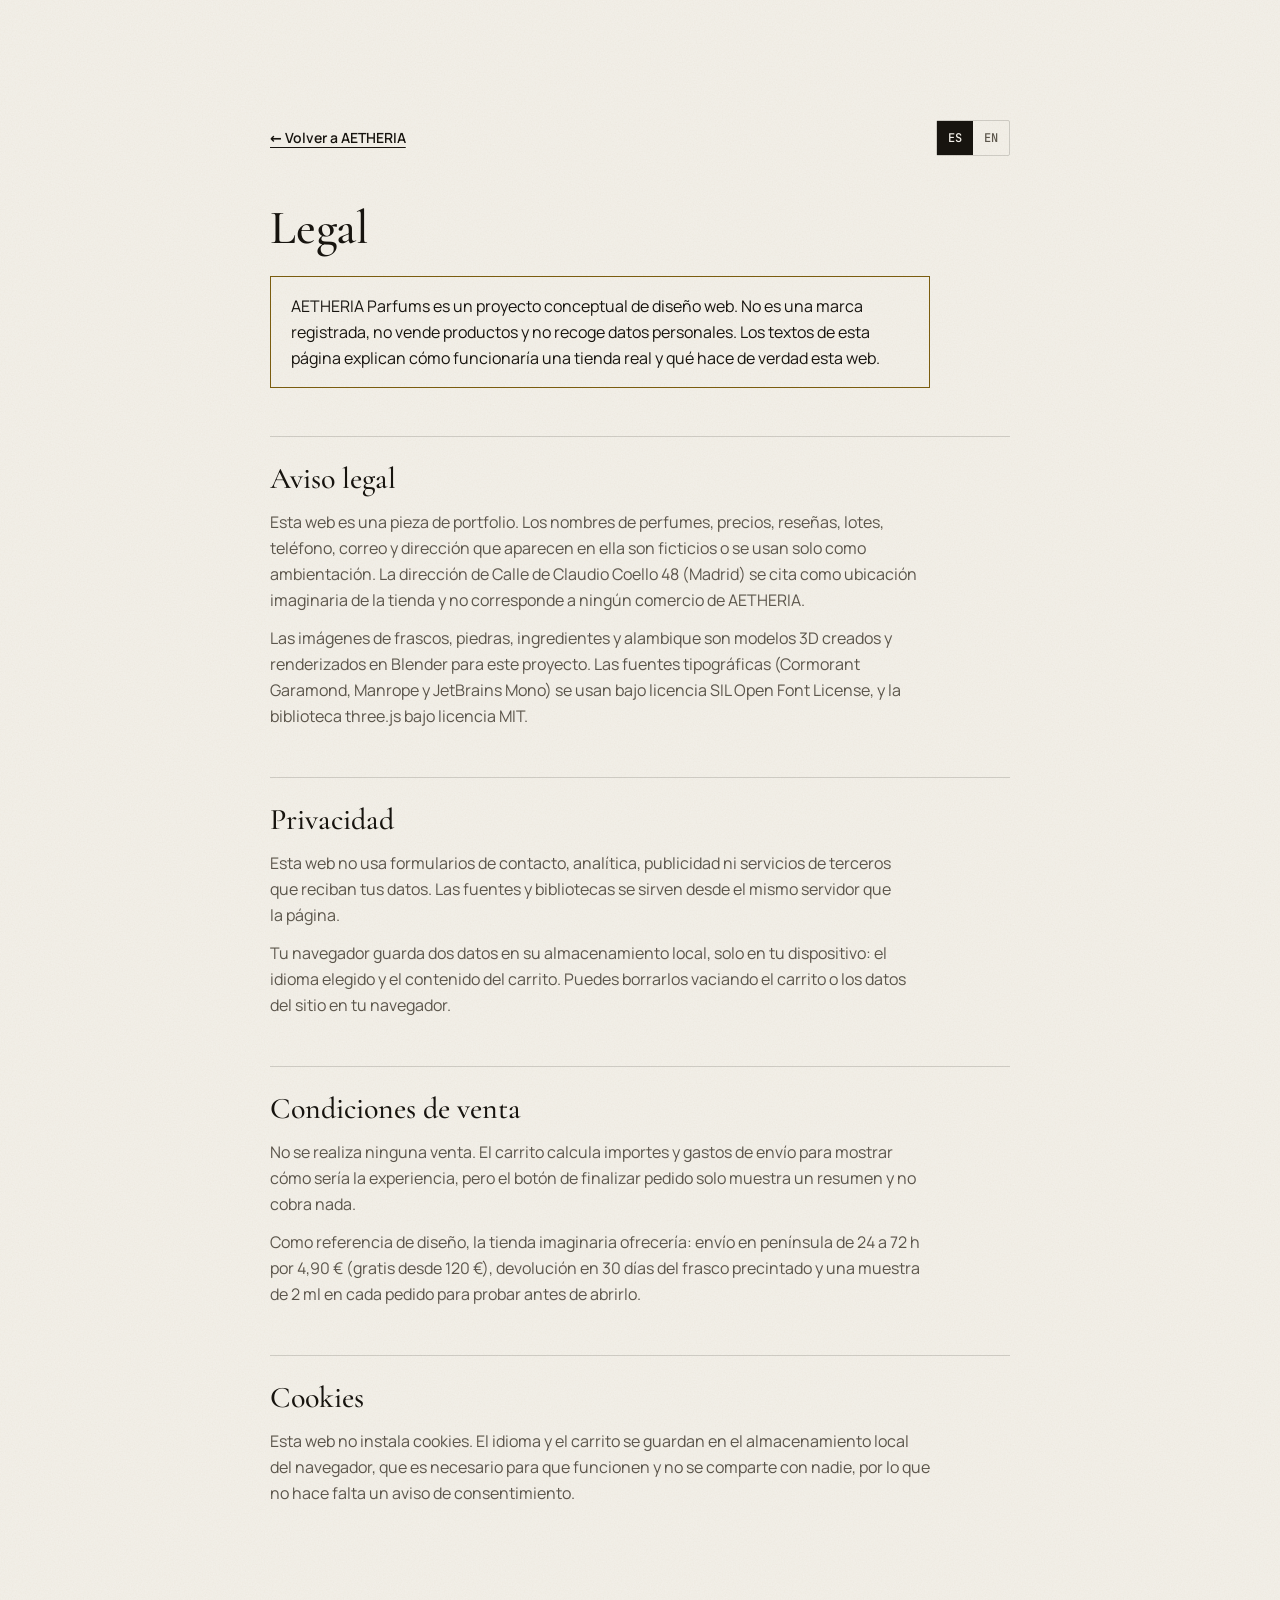
<file: legal.html>
<!doctype html>
<html lang="es">
<head>
  <meta charset="utf-8">
  <meta name="viewport" content="width=device-width, initial-scale=1">
  <title>Legal · AETHERIA Parfums (proyecto conceptual)</title>
  <meta name="description" content="Aviso legal, privacidad, condiciones de venta y cookies de AETHERIA Parfums, proyecto conceptual de diseño web.">
  <meta name="robots" content="noindex, nofollow">
  <meta name="theme-color" content="#0B0B0E">
  <link rel="icon" href="favicon.svg?v=20261106" type="image/svg+xml">
  <link rel="stylesheet" href="assets/css/fonts.css?v=20261106">
  <link rel="stylesheet" href="assets/css/styles.css?v=20261106">
  <style>
    .legal { padding: 120px 0 96px; min-height: 100vh; }
    .legal .wrap { max-width: 820px; }
    .legal h1 { font: 500 48px/48px var(--serif); color: var(--tinta); }
    .legal h2 { margin-top: 48px; padding-top: 24px; border-top: 1px solid var(--linea-papel); font: 500 30px/36px var(--serif); color: var(--tinta); scroll-margin-top: 24px; }
    .legal p, .legal li { margin-top: 12px; font-size: 16px; line-height: 26px; color: var(--tinta-2); max-width: 66ch; }
    .legal ul { list-style: disc; padding-left: 20px; }
    .legal .note { margin-top: 24px; padding: 16px 20px; border: 1px solid var(--oro-tinta); color: var(--tinta); }
    .legal-top { display: flex; justify-content: space-between; align-items: center; gap: 16px; margin-bottom: 48px; }
    .legal-top a { font: 600 14px/20px var(--sans); color: var(--tinta); text-decoration: underline; text-underline-offset: 4px; }
    .legal .lang { border-color: var(--linea-papel); }
    .legal .lang-btn { color: var(--tinta-2); }
    .legal .lang-btn[aria-pressed="true"] { background: var(--tinta); color: var(--papel); }
    [data-l="en"] { display: none; }
    html[lang="en"] [data-l="es"] { display: none; }
    html[lang="en"] [data-l="en"] { display: block; }
  </style>
  <script>
    (function () { try { if (localStorage.getItem("ae-lang") === "en") document.documentElement.lang = "en"; } catch (e) {} })();
  </script>
</head>
<body class="paper">
  <main class="legal" id="main">
    <div class="wrap">
      <div class="legal-top">
        <a href="index.html"><span data-l="es">← Volver a AETHERIA</span><span data-l="en">← Back to AETHERIA</span></a>
        <div class="lang" role="group" aria-label="Idioma / Language">
          <button type="button" class="lang-btn" data-lang="es">ES</button>
          <button type="button" class="lang-btn" data-lang="en">EN</button>
        </div>
      </div>

      <div data-l="es">
        <h1>Legal</h1>
        <p class="note">AETHERIA Parfums es un proyecto conceptual de diseño web. No es una marca registrada, no vende productos y no recoge datos personales. Los textos de esta página explican cómo funcionaría una tienda real y qué hace de verdad esta web.</p>

        <h2 id="aviso">Aviso legal</h2>
        <p>Esta web es una pieza de portfolio. Los nombres de perfumes, precios, reseñas, lotes, teléfono, correo y dirección que aparecen en ella son ficticios o se usan solo como ambientación. La dirección de Calle de Claudio Coello 48 (Madrid) se cita como ubicación imaginaria de la tienda y no corresponde a ningún comercio de AETHERIA.</p>
        <p>Las imágenes de frascos, piedras, ingredientes y alambique son modelos 3D creados y renderizados en Blender para este proyecto. Las fuentes tipográficas (Cormorant Garamond, Manrope y JetBrains Mono) se usan bajo licencia SIL Open Font License, y la biblioteca three.js bajo licencia MIT.</p>

        <h2 id="privacidad">Privacidad</h2>
        <p>Esta web no usa formularios de contacto, analítica, publicidad ni servicios de terceros que reciban tus datos. Las fuentes y bibliotecas se sirven desde el mismo servidor que la página.</p>
        <p>Tu navegador guarda dos datos en su almacenamiento local, solo en tu dispositivo: el idioma elegido y el contenido del carrito. Puedes borrarlos vaciando el carrito o los datos del sitio en tu navegador.</p>

        <h2 id="condiciones">Condiciones de venta</h2>
        <p>No se realiza ninguna venta. El carrito calcula importes y gastos de envío para mostrar cómo sería la experiencia, pero el botón de finalizar pedido solo muestra un resumen y no cobra nada.</p>
        <p>Como referencia de diseño, la tienda imaginaria ofrecería: envío en península de 24 a 72 h por 4,90 € (gratis desde 120 €), devolución en 30 días del frasco precintado y una muestra de 2 ml en cada pedido para probar antes de abrirlo.</p>

        <h2 id="cookies">Cookies</h2>
        <p>Esta web no instala cookies. El idioma y el carrito se guardan en el almacenamiento local del navegador, que es necesario para que funcionen y no se comparte con nadie, por lo que no hace falta un aviso de consentimiento.</p>
      </div>

      <div data-l="en">
        <h1>Legal</h1>
        <p class="note">AETHERIA Parfums is a web design concept. It is not a registered brand, it does not sell products and it does not collect personal data. This page explains how a real shop would work and what this website actually does.</p>

        <h2 id="aviso-en">Legal notice</h2>
        <p>This website is a portfolio piece. The perfume names, prices, reviews, batch numbers, phone, email and address shown on it are fictional or used only as scenery. The address at Calle de Claudio Coello 48 (Madrid) is cited as an imaginary shop location and does not belong to any AETHERIA store.</p>
        <p>The images of bottles, stones, ingredients and the still are 3D models created and rendered in Blender for this project. The typefaces (Cormorant Garamond, Manrope and JetBrains Mono) are used under the SIL Open Font License, and the three.js library under the MIT license.</p>

        <h2 id="privacidad-en">Privacy</h2>
        <p>This website uses no contact forms, analytics, advertising or third-party services that receive your data. Fonts and libraries are served from the same server as the page.</p>
        <p>Your browser stores two things in its local storage, only on your device: the language you chose and the contents of your bag. You can delete them by emptying the bag or clearing this site's data in your browser.</p>

        <h2 id="condiciones-en">Terms of sale</h2>
        <p>Nothing is sold. The bag calculates totals and shipping to show what the experience would be like, but the checkout button only shows a summary and never takes a payment.</p>
        <p>As a design reference, the imaginary shop would offer: mainland Spain delivery in 24 to 72 h for €4.90 (free from €120), 30 days to return a sealed bottle and a 2 ml sample in every order so you can try it before opening.</p>

        <h2 id="cookies-en">Cookies</h2>
        <p>This website sets no cookies. The language and the bag are kept in the browser's local storage, which they need to work and which is shared with no one, so no consent banner is required.</p>
      </div>
    </div>
  </main>
  <script>
    (function () {
      var h = document.documentElement;
      function set(l) { h.lang = l; try { localStorage.setItem("ae-lang", l); } catch (e) {}
        Array.prototype.forEach.call(document.querySelectorAll(".lang-btn"), function (b) { b.setAttribute("aria-pressed", String(b.getAttribute("data-lang") === l)); }); }
      Array.prototype.forEach.call(document.querySelectorAll(".lang-btn"), function (b) { b.addEventListener("click", function () { set(b.getAttribute("data-lang")); }); });
      set(h.lang === "en" ? "en" : "es");
      if (h.lang === "en" && location.hash && document.getElementById(location.hash.slice(1) + "-en")) document.getElementById(location.hash.slice(1) + "-en").scrollIntoView();
    })();
  </script>
</body>
</html>
</file>
<file: assets/css/fonts.css>
/* AETHERIA, self-hosted Google Fonts (SIL Open Font License 1.1) */
/* latin-ext */
@font-face {
  font-family: 'Cormorant Garamond';
  font-style: italic;
  font-weight: 400;
  font-display: swap;
  src: url(../fonts/CormorantGaramond-400i-latin-ext.woff2) format('woff2');
  unicode-range: U+0100-02BA, U+02BD-02C5, U+02C7-02CC, U+02CE-02D7, U+02DD-02FF, U+0304, U+0308, U+0329, U+1D00-1DBF, U+1E00-1E9F, U+1EF2-1EFF, U+2020, U+20A0-20AB, U+20AD-20C4, U+2113, U+2C60-2C7F, U+A720-A7FF;
}
/* latin */
@font-face {
  font-family: 'Cormorant Garamond';
  font-style: italic;
  font-weight: 400;
  font-display: swap;
  src: url(../fonts/CormorantGaramond-400i-latin.woff2) format('woff2');
  unicode-range: U+0000-00FF, U+0131, U+0152-0153, U+02BB-02BC, U+02C6, U+02DA, U+02DC, U+0304, U+0308, U+0329, U+2000-206F, U+20AC, U+2122, U+2191, U+2193, U+2212, U+2215, U+FEFF, U+FFFD;
}
/* latin-ext */
@font-face {
  font-family: 'Cormorant Garamond';
  font-style: italic;
  font-weight: 500;
  font-display: swap;
  src: url(../fonts/CormorantGaramond-400i-latin-ext.woff2) format('woff2');
  unicode-range: U+0100-02BA, U+02BD-02C5, U+02C7-02CC, U+02CE-02D7, U+02DD-02FF, U+0304, U+0308, U+0329, U+1D00-1DBF, U+1E00-1E9F, U+1EF2-1EFF, U+2020, U+20A0-20AB, U+20AD-20C4, U+2113, U+2C60-2C7F, U+A720-A7FF;
}
/* latin */
@font-face {
  font-family: 'Cormorant Garamond';
  font-style: italic;
  font-weight: 500;
  font-display: swap;
  src: url(../fonts/CormorantGaramond-400i-latin.woff2) format('woff2');
  unicode-range: U+0000-00FF, U+0131, U+0152-0153, U+02BB-02BC, U+02C6, U+02DA, U+02DC, U+0304, U+0308, U+0329, U+2000-206F, U+20AC, U+2122, U+2191, U+2193, U+2212, U+2215, U+FEFF, U+FFFD;
}
/* latin-ext */
@font-face {
  font-family: 'Cormorant Garamond';
  font-style: normal;
  font-weight: 400;
  font-display: swap;
  src: url(../fonts/CormorantGaramond-400-latin-ext.woff2) format('woff2');
  unicode-range: U+0100-02BA, U+02BD-02C5, U+02C7-02CC, U+02CE-02D7, U+02DD-02FF, U+0304, U+0308, U+0329, U+1D00-1DBF, U+1E00-1E9F, U+1EF2-1EFF, U+2020, U+20A0-20AB, U+20AD-20C4, U+2113, U+2C60-2C7F, U+A720-A7FF;
}
/* latin */
@font-face {
  font-family: 'Cormorant Garamond';
  font-style: normal;
  font-weight: 400;
  font-display: swap;
  src: url(../fonts/CormorantGaramond-400-latin.woff2) format('woff2');
  unicode-range: U+0000-00FF, U+0131, U+0152-0153, U+02BB-02BC, U+02C6, U+02DA, U+02DC, U+0304, U+0308, U+0329, U+2000-206F, U+20AC, U+2122, U+2191, U+2193, U+2212, U+2215, U+FEFF, U+FFFD;
}
/* latin-ext */
@font-face {
  font-family: 'Cormorant Garamond';
  font-style: normal;
  font-weight: 500;
  font-display: swap;
  src: url(../fonts/CormorantGaramond-400-latin-ext.woff2) format('woff2');
  unicode-range: U+0100-02BA, U+02BD-02C5, U+02C7-02CC, U+02CE-02D7, U+02DD-02FF, U+0304, U+0308, U+0329, U+1D00-1DBF, U+1E00-1E9F, U+1EF2-1EFF, U+2020, U+20A0-20AB, U+20AD-20C4, U+2113, U+2C60-2C7F, U+A720-A7FF;
}
/* latin */
@font-face {
  font-family: 'Cormorant Garamond';
  font-style: normal;
  font-weight: 500;
  font-display: swap;
  src: url(../fonts/CormorantGaramond-400-latin.woff2) format('woff2');
  unicode-range: U+0000-00FF, U+0131, U+0152-0153, U+02BB-02BC, U+02C6, U+02DA, U+02DC, U+0304, U+0308, U+0329, U+2000-206F, U+20AC, U+2122, U+2191, U+2193, U+2212, U+2215, U+FEFF, U+FFFD;
}
/* latin-ext */
@font-face {
  font-family: 'Cormorant Garamond';
  font-style: normal;
  font-weight: 600;
  font-display: swap;
  src: url(../fonts/CormorantGaramond-400-latin-ext.woff2) format('woff2');
  unicode-range: U+0100-02BA, U+02BD-02C5, U+02C7-02CC, U+02CE-02D7, U+02DD-02FF, U+0304, U+0308, U+0329, U+1D00-1DBF, U+1E00-1E9F, U+1EF2-1EFF, U+2020, U+20A0-20AB, U+20AD-20C4, U+2113, U+2C60-2C7F, U+A720-A7FF;
}
/* latin */
@font-face {
  font-family: 'Cormorant Garamond';
  font-style: normal;
  font-weight: 600;
  font-display: swap;
  src: url(../fonts/CormorantGaramond-400-latin.woff2) format('woff2');
  unicode-range: U+0000-00FF, U+0131, U+0152-0153, U+02BB-02BC, U+02C6, U+02DA, U+02DC, U+0304, U+0308, U+0329, U+2000-206F, U+20AC, U+2122, U+2191, U+2193, U+2212, U+2215, U+FEFF, U+FFFD;
}
/* latin-ext */
@font-face {
  font-family: 'JetBrains Mono';
  font-style: normal;
  font-weight: 400;
  font-display: swap;
  src: url(../fonts/JetBrainsMono-400-latin-ext.woff2) format('woff2');
  unicode-range: U+0100-02BA, U+02BD-02C5, U+02C7-02CC, U+02CE-02D7, U+02DD-02FF, U+0304, U+0308, U+0329, U+1D00-1DBF, U+1E00-1E9F, U+1EF2-1EFF, U+2020, U+20A0-20AB, U+20AD-20C4, U+2113, U+2C60-2C7F, U+A720-A7FF;
}
/* latin */
@font-face {
  font-family: 'JetBrains Mono';
  font-style: normal;
  font-weight: 400;
  font-display: swap;
  src: url(../fonts/JetBrainsMono-400-latin.woff2) format('woff2');
  unicode-range: U+0000-00FF, U+0131, U+0152-0153, U+02BB-02BC, U+02C6, U+02DA, U+02DC, U+0304, U+0308, U+0329, U+2000-206F, U+20AC, U+2122, U+2191, U+2193, U+2212, U+2215, U+FEFF, U+FFFD;
}
/* latin-ext */
@font-face {
  font-family: 'JetBrains Mono';
  font-style: normal;
  font-weight: 500;
  font-display: swap;
  src: url(../fonts/JetBrainsMono-400-latin-ext.woff2) format('woff2');
  unicode-range: U+0100-02BA, U+02BD-02C5, U+02C7-02CC, U+02CE-02D7, U+02DD-02FF, U+0304, U+0308, U+0329, U+1D00-1DBF, U+1E00-1E9F, U+1EF2-1EFF, U+2020, U+20A0-20AB, U+20AD-20C4, U+2113, U+2C60-2C7F, U+A720-A7FF;
}
/* latin */
@font-face {
  font-family: 'JetBrains Mono';
  font-style: normal;
  font-weight: 500;
  font-display: swap;
  src: url(../fonts/JetBrainsMono-400-latin.woff2) format('woff2');
  unicode-range: U+0000-00FF, U+0131, U+0152-0153, U+02BB-02BC, U+02C6, U+02DA, U+02DC, U+0304, U+0308, U+0329, U+2000-206F, U+20AC, U+2122, U+2191, U+2193, U+2212, U+2215, U+FEFF, U+FFFD;
}
/* latin-ext */
@font-face {
  font-family: 'Manrope';
  font-style: normal;
  font-weight: 400;
  font-display: swap;
  src: url(../fonts/Manrope-400-latin-ext.woff2) format('woff2');
  unicode-range: U+0100-02BA, U+02BD-02C5, U+02C7-02CC, U+02CE-02D7, U+02DD-02FF, U+0304, U+0308, U+0329, U+1D00-1DBF, U+1E00-1E9F, U+1EF2-1EFF, U+2020, U+20A0-20AB, U+20AD-20C4, U+2113, U+2C60-2C7F, U+A720-A7FF;
}
/* latin */
@font-face {
  font-family: 'Manrope';
  font-style: normal;
  font-weight: 400;
  font-display: swap;
  src: url(../fonts/Manrope-400-latin.woff2) format('woff2');
  unicode-range: U+0000-00FF, U+0131, U+0152-0153, U+02BB-02BC, U+02C6, U+02DA, U+02DC, U+0304, U+0308, U+0329, U+2000-206F, U+20AC, U+2122, U+2191, U+2193, U+2212, U+2215, U+FEFF, U+FFFD;
}
/* latin-ext */
@font-face {
  font-family: 'Manrope';
  font-style: normal;
  font-weight: 500;
  font-display: swap;
  src: url(../fonts/Manrope-400-latin-ext.woff2) format('woff2');
  unicode-range: U+0100-02BA, U+02BD-02C5, U+02C7-02CC, U+02CE-02D7, U+02DD-02FF, U+0304, U+0308, U+0329, U+1D00-1DBF, U+1E00-1E9F, U+1EF2-1EFF, U+2020, U+20A0-20AB, U+20AD-20C4, U+2113, U+2C60-2C7F, U+A720-A7FF;
}
/* latin */
@font-face {
  font-family: 'Manrope';
  font-style: normal;
  font-weight: 500;
  font-display: swap;
  src: url(../fonts/Manrope-400-latin.woff2) format('woff2');
  unicode-range: U+0000-00FF, U+0131, U+0152-0153, U+02BB-02BC, U+02C6, U+02DA, U+02DC, U+0304, U+0308, U+0329, U+2000-206F, U+20AC, U+2122, U+2191, U+2193, U+2212, U+2215, U+FEFF, U+FFFD;
}
/* latin-ext */
@font-face {
  font-family: 'Manrope';
  font-style: normal;
  font-weight: 600;
  font-display: swap;
  src: url(../fonts/Manrope-400-latin-ext.woff2) format('woff2');
  unicode-range: U+0100-02BA, U+02BD-02C5, U+02C7-02CC, U+02CE-02D7, U+02DD-02FF, U+0304, U+0308, U+0329, U+1D00-1DBF, U+1E00-1E9F, U+1EF2-1EFF, U+2020, U+20A0-20AB, U+20AD-20C4, U+2113, U+2C60-2C7F, U+A720-A7FF;
}
/* latin */
@font-face {
  font-family: 'Manrope';
  font-style: normal;
  font-weight: 600;
  font-display: swap;
  src: url(../fonts/Manrope-400-latin.woff2) format('woff2');
  unicode-range: U+0000-00FF, U+0131, U+0152-0153, U+02BB-02BC, U+02C6, U+02DA, U+02DC, U+0304, U+0308, U+0329, U+2000-206F, U+20AC, U+2122, U+2191, U+2193, U+2212, U+2215, U+FEFF, U+FFFD;
}
</file>
<file: assets/css/styles.css>
/* =============================================================
   AETHERIA Parfums · styles.css
   1. Tokens · 2. Base · 3. Utilidades · 4. Tipografía · 5. Componentes
   6. Secciones · 7. Diálogos · 8. Efectos · 9. Responsive · 10. Movimiento reducido
   ============================================================= */

/* 1. Tokens ---------------------------------------------------- */
:root {
  --obsidiana: #0B0B0E;
  --obsidiana-2: #08080A;
  --piedra: #16161D;
  --piedra-2: #1E1E26;
  --oro: #D4AF37;
  --oro-hover: #E4C45C;
  --oro-tenue: rgba(212, 175, 55, .26);
  --oro-linea: rgba(212, 175, 55, .45);
  --ambar: #8B4513;
  --ambar-luz: #C87A28;
  --marfil: #F4F1EA;
  --ceniza: #8E8E93;
  --linea: rgba(244, 241, 234, .12);
  --linea-2: rgba(244, 241, 234, .22);
  --papel: #F4F1EA;
  --papel-2: #EAE3D3;
  --tinta: #17140F;
  --tinta-2: #5B554B;
  --oro-tinta: #7A5C0F;
  --linea-papel: rgba(23, 20, 15, .16);

  --serif: "Cormorant Garamond", "Cormorant", Garamond, "Times New Roman", serif;
  --sans: "Manrope", "Segoe UI", system-ui, -apple-system, sans-serif;
  --mono: "JetBrains Mono", ui-monospace, "Cascadia Mono", Consolas, monospace;

  --ease: cubic-bezier(.22, 1, .36, 1);
  --ease-soft: cubic-bezier(.25, .46, .45, .94);
  --gutter: 16px;
  --maxw: 1240px;
  --nav-h: 64px;
  --r: 2px;
  --tshadow: 0 1px 2px rgba(5, 5, 10, .95), 0 3px 12px rgba(5, 5, 10, .78), 0 10px 44px rgba(5, 5, 10, .8);
}

/* 2. Base ------------------------------------------------------ */
*, *::before, *::after { box-sizing: border-box; margin: 0; }
html { -webkit-text-size-adjust: 100%; overflow-x: hidden; overflow-x: clip; scroll-behavior: smooth; scroll-padding-top: 88px; color-scheme: dark; }
body {
  background: var(--obsidiana);
  color: var(--marfil);
  font: 400 16px/24px var(--sans);
  -webkit-font-smoothing: antialiased;
  text-rendering: optimizeLegibility;
  overflow-x: hidden; overflow-x: clip;
  min-height: 100vh;
}
img, svg, video, canvas { display: block; max-width: 100%; }
img { height: auto; }
button, input, select, textarea { font: inherit; color: inherit; }
button { cursor: pointer; border: 0; background: none; padding: 0; }
a { color: inherit; text-decoration: none; }
p { text-wrap: pretty; }
h1, h2, h3 { font-weight: 500; text-wrap: balance; }
ul, ol { padding: 0; list-style: none; }
em { font-style: italic; }
::selection { background: var(--oro); color: var(--obsidiana); }
:focus-visible { outline: 2px solid var(--oro); outline-offset: 3px; border-radius: var(--r); }
.paper :focus-visible { outline-color: var(--oro-tinta); }
main:focus { outline: none; }

/* 3. Utilidades ------------------------------------------------- */
.sr-only { position: absolute !important; width: 1px; height: 1px; padding: 0; margin: -1px; overflow: hidden; clip: rect(0 0 0 0); white-space: nowrap; border: 0; }
.skip-link { position: fixed; top: -100px; left: 16px; z-index: 200; padding: 8px 16px; background: var(--marfil); color: var(--obsidiana); font-weight: 600; border-radius: var(--r); }
.skip-link:focus { top: 16px; }
.wrap { width: 100%; max-width: var(--maxw); margin-inline: auto; padding-inline: var(--gutter); }
.mono { font-family: var(--mono); font-feature-settings: "zero" 0; }

/* 4. Tipografía -------------------------------------------------- */
.h2 { font: 500 36px/40px var(--serif); letter-spacing: .01em; }
.h3 { font: 500 30px/36px var(--serif); letter-spacing: .01em; }
.h2 em, .h3 em, .band-title em, .tagline-text em { font-style: italic; }
.lead { font-size: 18px; line-height: 28px; }
.kicker { font-size: 12px; line-height: 16px; letter-spacing: .1em; text-transform: uppercase; color: var(--ceniza); }
.paper .kicker { color: var(--oro-tinta); }
.proof { font-size: 14px; line-height: 20px; color: var(--ceniza); }
.paper .proof { color: var(--tinta-2); }

/* 5. Componentes -------------------------------------------------- */
.btn {
  display: inline-flex; align-items: center; justify-content: center; gap: 8px;
  min-height: 44px; padding: 10px 20px;
  font: 600 14px/20px var(--sans); letter-spacing: .02em;
  border-radius: var(--r); border: 1px solid transparent;
  transition: background-color .3s var(--ease), color .3s var(--ease), transform .3s var(--ease), border-color .3s var(--ease);
  white-space: nowrap;
}
.btn:active { transform: translateY(1px); }
.btn-gold { background: var(--oro); color: var(--obsidiana); }
.btn-gold:hover { background: var(--oro-hover); }
.btn-ink { background: var(--tinta); color: var(--papel); }
.btn-ink:hover { background: #2a2419; }
.btn-s { min-height: 36px; padding: 6px 14px; font-size: 13px; }
.btn-line {
  display: inline-flex; align-items: center; justify-content: center; min-height: 36px; padding: 6px 14px;
  border: 1px solid var(--linea-2); border-radius: var(--r); font: 500 13px/20px var(--sans);
  transition: border-color .3s var(--ease), background-color .3s var(--ease);
}
.btn-line:hover { border-color: var(--oro-linea); background: rgba(212, 175, 55, .06); }
.paper .btn-line { border-color: var(--linea-papel); }
.paper .btn-line:hover { border-color: var(--oro-tinta); background: rgba(122, 92, 15, .06); }
.btn-line:disabled { opacity: .4; cursor: not-allowed; }
.btn-link { font: 500 14px/20px var(--sans); text-decoration: underline; text-underline-offset: 4px; text-decoration-color: var(--oro-linea); transition: color .3s var(--ease), text-decoration-color .3s var(--ease); }
.btn-link:hover { color: var(--oro-hover); text-decoration-color: var(--oro); }

/* Navegación: barra flotante de "vidrio estriado" (el material del frasco) */
.nav { position: fixed; inset: 12px 0 auto; z-index: 50; padding-inline: 12px; pointer-events: none; }
.nav-bar {
  pointer-events: auto; position: relative; display: flex; align-items: center; justify-content: space-between; gap: 16px;
  max-width: 1180px; margin-inline: auto; height: 56px; padding: 0 8px 0 16px;
  background: rgba(14, 14, 18, .86); border: 1px solid var(--linea); border-radius: var(--r);
  transition: transform .5s var(--ease), background-color .3s var(--ease);
}
.nav-bar::before {
  content: ""; position: absolute; inset: 0; pointer-events: none; border-radius: inherit;
  background: repeating-linear-gradient(90deg, rgba(244, 241, 234, .055) 0 1px, rgba(244, 241, 234, 0) 1px 3px, rgba(0, 0, 0, .14) 5px 6px);
  opacity: .9;
}
@supports ((backdrop-filter: blur(14px)) or (-webkit-backdrop-filter: blur(14px))) {
  .nav-bar { background: rgba(14, 14, 18, .58); -webkit-backdrop-filter: blur(14px) saturate(140%); backdrop-filter: blur(14px) saturate(140%); }
}
.nav.is-hidden .nav-bar { transform: translateY(-140%); }
.brand { position: relative; display: inline-flex; align-items: center; gap: 10px; }
.brand-mark { width: 18px; height: 24px; fill: none; stroke: var(--oro); stroke-width: 1.2; }
.brand-mark .flutes { stroke-width: .7; opacity: .7; }
.brand-word { font: 600 15px/1 var(--serif); letter-spacing: .32em; }
.nav-links { display: none; position: relative; gap: 28px; font-size: 14px; }
.nav-links a { position: relative; padding: 6px 0; color: rgba(244, 241, 234, .82); transition: color .3s var(--ease); }
.nav-links a::after { content: ""; position: absolute; left: 0; right: 0; bottom: 0; height: 1px; background: var(--oro); transform: scaleX(0); transform-origin: left; transition: transform .5s var(--ease); }
.nav-links a:hover, .nav-links a[aria-current="true"] { color: var(--marfil); }
.nav-links a:hover::after, .nav-links a[aria-current="true"]::after { transform: scaleX(1); }
.nav-tools { position: relative; display: flex; align-items: center; gap: 6px; }
.lang { display: flex; border: 1px solid var(--linea); border-radius: var(--r); }
.lang-btn { min-width: 36px; height: 34px; font: 500 12px/1 var(--mono); color: var(--ceniza); transition: color .3s var(--ease), background-color .3s var(--ease); }
.lang-btn[aria-pressed="true"] { color: var(--obsidiana); background: var(--marfil); }
.lang-btn:hover:not([aria-pressed="true"]) { color: var(--marfil); }
.cart-btn { display: inline-flex; align-items: center; gap: 8px; height: 36px; padding: 0 12px; border-radius: var(--r); font-size: 13px; transition: background-color .3s var(--ease); }
.cart-btn:hover { background: rgba(244, 241, 234, .06); }
.cart-btn svg { width: 18px; height: 18px; fill: none; stroke: currentColor; stroke-width: 1.4; }
.cart-label { display: none; }
.cart-count { min-width: 20px; height: 20px; padding: 0 6px; display: inline-grid; place-items: center; border-radius: 10px; background: var(--piedra-2); font: 600 11px/1 var(--mono); transition: transform .4s var(--ease), background-color .3s var(--ease), color .3s var(--ease); }
.cart-count.has { background: var(--oro); color: var(--obsidiana); }
.cart-count.bump { transform: scale(1.25); }
.menu-btn { width: 40px; height: 40px; display: grid; place-items: center; }
.menu-icon { position: relative; width: 18px; height: 10px; }
.menu-icon i { position: absolute; left: 0; right: 0; height: 1.5px; background: currentColor; transition: transform .5s var(--ease), top .5s var(--ease); }
.menu-icon i:first-child { top: 0; }
.menu-icon i:last-child { top: 8.5px; }
.menu-btn[aria-expanded="true"] .menu-icon i:first-child { top: 4.25px; transform: rotate(45deg); }
.menu-btn[aria-expanded="true"] .menu-icon i:last-child { top: 4.25px; transform: rotate(-45deg); }
.menu-panel {
  pointer-events: auto; position: fixed; inset: 0; z-index: -1; display: flex; flex-direction: column; justify-content: center; gap: 8px;
  padding: 96px 24px 40px; background: rgba(11, 11, 14, .97);
}
.menu-panel[hidden] { display: none; }
.menu-panel a { font: 500 36px/48px var(--serif); opacity: 0; transform: translateY(24px); transition: opacity .4s var(--ease), transform .5s var(--ease); }
.menu-panel.is-open a { opacity: 1; transform: none; }
.menu-panel.is-open a:nth-child(2) { transition-delay: 60ms; }
.menu-panel.is-open a:nth-child(3) { transition-delay: 120ms; }
.menu-panel.is-open a:nth-child(4) { transition-delay: 180ms; }
.menu-panel.is-open a:nth-child(5) { transition-delay: 240ms; }

/* Capa de ambiente: grano + resplandor que deriva muy despacio */
.ambient { position: fixed; inset: 0; z-index: -1; pointer-events: none; overflow: hidden; }
.ambient::before {
  content: ""; position: absolute; inset: -20%;
  background: radial-gradient(40% 32% at 70% 30%, rgba(200, 122, 40, .10), transparent 70%), radial-gradient(36% 30% at 20% 75%, rgba(212, 175, 55, .05), transparent 70%);
  animation: drift 64s var(--ease-soft) infinite alternate; animation-delay: -12s;
}
.ambient::after {
  content: ""; position: absolute; inset: 0; opacity: .5;
  background-image: url("data:image/svg+xml,%3Csvg xmlns='http://www.w3.org/2000/svg' width='180' height='180'%3E%3Cfilter id='n'%3E%3CfeTurbulence type='fractalNoise' baseFrequency='.85' numOctaves='2' stitchTiles='stitch'/%3E%3CfeColorMatrix values='0 0 0 0 1 0 0 0 0 1 0 0 0 0 1 0 0 0 .05 0'/%3E%3C/filter%3E%3Crect width='100%25' height='100%25' filter='url(%23n)'/%3E%3C/svg%3E");
}
@keyframes drift { to { transform: translate3d(-6%, 4%, 0) scale(1.08); } }

/* Papel algodón prensado en frío */
.paper {
  position: relative; color: var(--tinta); background-color: var(--papel);
  background-image: url("data:image/svg+xml,%3Csvg xmlns='http://www.w3.org/2000/svg' width='260' height='260'%3E%3Cfilter id='p'%3E%3CfeTurbulence type='fractalNoise' baseFrequency='.72' numOctaves='3' stitchTiles='stitch'/%3E%3CfeColorMatrix values='0 0 0 0 .35 0 0 0 0 .29 0 0 0 0 .2 0 0 0 .09 0'/%3E%3C/filter%3E%3Crect width='100%25' height='100%25' filter='url(%23p)'/%3E%3C/svg%3E");
}
.paper p { color: var(--tinta-2); }
.paper .h2, .paper .h3 { color: var(--tinta); }

/* 6. Secciones ---------------------------------------------------- */

/* --- Portada --- */
.hero { position: relative; }
.hero-track { display: none; position: relative; }
.film .hero-track { display: block; }
.film .hero-static { display: none; }
.hero-stage { position: relative; height: 100vh; height: 100svh; overflow: hidden; background: #000; }
.hero-poster, .hero-video { position: absolute; inset: 0; width: 100%; height: 100%; object-fit: cover; }
.hero-poster { background: #000 url("../img/hero-poster.webp?v=20261106") center/cover no-repeat; }
/* pantallas ultrapanorámicas (21:9 y más): la película se ve entera y centrada, sin cortar
   la esfera, y sus bordes laterales se funden con el negro del fondo para que no se note
   dónde acaba el vídeo */
@media (min-aspect-ratio: 2/1) {
  .hero-stage .hero-video, .hero-stage .hero-poster {
    left: 50%; right: auto; width: auto; height: 100%; aspect-ratio: 16 / 9; transform: translateX(-50%) translateZ(0);
    -webkit-mask-image: linear-gradient(90deg, transparent 0%, #000 11%, #000 89%, transparent 100%);
    mask-image: linear-gradient(90deg, transparent 0%, #000 11%, #000 89%, transparent 100%);
  }
}
.hero-video { opacity: 0; transition: opacity .9s var(--ease); transform: translateZ(0); will-change: transform; }
.video-ready .hero-video { opacity: 1; }
.video-failed .hero-video { display: none; }
.hero-scrim {
  position: absolute; inset: 0; pointer-events: none;
  background: radial-gradient(ellipse 120% 90% at 62% 46%, rgba(8, 8, 12, 0) 38%, rgba(8, 8, 12, .6) 100%),
              linear-gradient(90deg, rgba(8, 8, 12, .5) 0%, rgba(8, 8, 12, 0) 52%);
}
.bands { position: absolute; inset: 0; pointer-events: none; }
.band {
  --k: 1; position: absolute; left: var(--gutter); top: 50%; width: min(44vw, 620px);
  transform: translateY(-50%); opacity: 0; text-shadow: var(--tshadow);
}
.band-1 { opacity: 1; }
.band-3, .band-4, .band-5 { top: auto; bottom: 12vh; transform: none; width: min(40vw, 540px); }
.band::before {
  content: ""; position: absolute; inset: -18% -22% -18% -14%; z-index: -1; pointer-events: none;
  opacity: calc(.25 + .75 * var(--k, 1));
  background: radial-gradient(ellipse 74% 62% at 42% 50%, rgba(5, 5, 10, .66) 0%, rgba(5, 5, 10, .44) 46%, rgba(5, 5, 10, 0) 76%);
}
.band-1::before { background: radial-gradient(ellipse 74% 62% at 42% 50%, rgba(5, 5, 10, .72) 0%, rgba(5, 5, 10, .46) 46%, rgba(5, 5, 10, 0) 76%); }
/* primeros planos: el frasco ocupa el centro, así que el velo es más denso y abraza la esquina */
.band-3::before, .band-4::before, .band-5::before {
  inset: -30% -26% -40% -40%;
  background: radial-gradient(ellipse 70% 64% at 38% 58%, rgba(5, 5, 10, .78) 0%, rgba(5, 5, 10, .52) 48%, rgba(5, 5, 10, 0) 78%);
}
.band-cta { pointer-events: auto; }
.band-kicker { font-size: 12px; line-height: 16px; letter-spacing: .12em; text-transform: uppercase; color: var(--oro); margin-bottom: 16px; }
.band-title { font: 500 48px/48px var(--serif); letter-spacing: .005em; }
.band-1 .band-title { font-size: 60px; line-height: 60px; }
.band-sub { margin-top: 20px; max-width: 34ch; font-size: 18px; line-height: 28px; color: rgba(244, 241, 234, .9); }
.band-notes { margin-top: 20px; max-width: 40ch; font-size: 16px; line-height: 24px; color: rgba(244, 241, 234, .9); }
.band-cta { display: flex; flex-wrap: wrap; align-items: center; gap: 12px 20px; margin-top: 28px; }
.band .btn, .band .btn-link { text-shadow: none; }
.band-proof { margin-top: 16px; font-size: 14px; line-height: 20px; color: rgba(244, 241, 234, .78); }
/* palabras y letras divididas por JS */
.w, .c { display: inline-block; will-change: transform, opacity; }
.w { white-space: nowrap; }
.band[data-fx="snap"] .c { --kc: clamp(0, (var(--k, 0) - var(--th, 0)) * 3.2, 1); opacity: var(--kc); transform: translateX(calc((1 - var(--kc)) * var(--jx, 0px))); }
.band[data-fx="rise"] .w,
.band[data-fx="settle"] .band-title .w { --kc: clamp(0, (var(--k, 0) - var(--th, 0)) * 2.8, 1); opacity: var(--kc); transform: translateY(calc((1 - var(--kc)) * 26px)); }
.band[data-fx="lift"] .w { --kc: clamp(0, (var(--k, 0) - var(--th, 0)) * 2.6, 1); opacity: var(--kc); transform: translateY(calc((1 - var(--kc)) * 34px)) scale(calc(.9 + .1 * var(--kc))); }
.band[data-fx="drift"] .w { --kc: clamp(0, (var(--k, 0) - var(--th, 0)) * 2.8, 1); opacity: var(--kc); transform: translateY(calc((1 - var(--kc)) * -24px)); }
.band[data-fx="focus"] .band-title { position: relative; }
.band[data-fx="focus"] .soft { position: absolute; inset: 0; filter: blur(10px); opacity: calc(1 - var(--k, 0)); }
.band[data-fx="focus"] .sharp { opacity: var(--k, 0); }
.band[data-fx="settle"] .band-sub { opacity: clamp(0, (var(--k, 0) - .62) * 4, 1); }
.band[data-fx="settle"] .band-cta, .band[data-fx="settle"] .band-proof { opacity: clamp(0, (var(--k, 0) - .76) * 5, 1); }
.band:not([data-fx="settle"]) .band-sub, .band .band-notes, .band .band-kicker { opacity: clamp(0, (var(--k, 0) - .45) * 3, 1); }
.band-1 .band-sub, .band-1 .band-kicker { opacity: clamp(0, (var(--k, 0) - .3) * 3, 1); }

/* Reloj de evaporación */
.clock { position: absolute; right: calc(var(--gutter) + 4px); top: 50%; height: 54vh; width: 128px; transform: translateY(-50%); pointer-events: none; opacity: 0; transition: opacity .8s var(--ease); }
.film-ready .clock { opacity: 1; }
.clock-rail { position: absolute; right: 0; top: 0; bottom: 0; width: 14px; border-right: 1px solid var(--oro-linea); }
.clock-rail i { position: absolute; right: 0; width: 6px; height: 1px; background: rgba(212, 175, 55, .55); transition: background-color .4s var(--ease), width .4s var(--ease); }
.clock-rail i.major { width: 14px; background: var(--oro); }
.clock-rail i.passed { background: var(--oro); width: 10px; }
.clock-marker { position: absolute; right: -4px; top: 0; width: 9px; height: 9px; transform: translateY(calc(var(--pos, 0) * 54vh - 4.5px)) rotate(45deg); background: var(--oro); box-shadow: 0 0 12px rgba(212, 175, 55, .6); }
.clock-read { position: absolute; right: 20px; top: -7px; transform: rotate(-45deg); transform-origin: right center; font-size: 11px; line-height: 16px; color: var(--marfil); white-space: nowrap; text-shadow: var(--tshadow); }
.clock-labels { position: absolute; inset: 0 26px 0 0; font-size: 10px; line-height: 12px; letter-spacing: .1em; text-transform: uppercase; }
.clock-labels li { position: absolute; right: 0; top: calc(var(--at) * 100%); transform: translateY(-50%); color: rgba(244, 241, 234, .55); text-shadow: var(--tshadow); white-space: nowrap; }
.clock-labels li.n { color: rgba(212, 175, 55, .85); right: 4px; }
.clock-labels li.on { color: var(--marfil); }

.hero-loader { position: absolute; left: 50%; bottom: 32px; transform: translateX(-50%); display: flex; align-items: center; gap: 10px; color: var(--oro); font-size: 11px; letter-spacing: .1em; text-transform: uppercase; transition: opacity .6s var(--ease); }
.hero-loader .ring { width: 28px; height: 28px; transform: rotate(-90deg); }
.hero-loader circle { transition: stroke-dashoffset .2s linear; }
.video-ready .hero-loader, .video-failed .hero-loader { opacity: 0; }
.scroll-cue { position: absolute; left: 50%; bottom: 28px; transform: translateX(-50%); display: none; flex-direction: column; align-items: center; gap: 8px; font-size: 11px; letter-spacing: .14em; text-transform: uppercase; color: rgba(244, 241, 234, .7); }
.scroll-cue i { width: 1px; height: 36px; background: linear-gradient(var(--oro), transparent); animation: cue 2.6s var(--ease-soft) infinite; transform-origin: top; }
.video-ready .scroll-cue, .video-failed .scroll-cue { display: flex; }
@keyframes cue { 0% { transform: scaleY(0); } 50% { transform: scaleY(1); } 100% { transform: scaleY(1); opacity: 0; } }
/* fundido a negro entre vuelta y vuelta (cubre película, textos y reloj) */
.hero-fade { position: absolute; inset: 0; background: #000; opacity: 0; pointer-events: none; transition: opacity .9s linear; }
.hero-fade.on { opacity: 1; }
/* pausa de la película (obligatoria para contenido que se mueve solo más de 5 s) */
.hero-pause { position: absolute; right: var(--gutter); bottom: 24px; display: grid; place-items: center; width: 40px; height: 40px; border: 1px solid var(--linea-2); border-radius: 50%; color: var(--marfil); background: rgba(8, 8, 12, .4); opacity: 0; pointer-events: none; transition: opacity .6s var(--ease), border-color .3s var(--ease), color .3s var(--ease); }
.video-ready .hero-pause { opacity: 1; pointer-events: auto; }
.hero-pause:hover { border-color: var(--oro); color: var(--oro); }
.hero-pause svg { width: 12px; height: 12px; fill: currentColor; }
.hero-pause .i-play, .hero-pause[aria-pressed="true"] .i-pause { display: none; }
.hero-pause[aria-pressed="true"] .i-play { display: block; }

/* Portada estática */
.hero-static { position: relative; display: grid; min-height: 100vh; min-height: 100svh; background: #050507; overflow: hidden; }
.hero-static picture, .hero-static img { position: absolute; inset: 0; width: 100%; height: 100%; object-fit: cover; }
.hero-static::after { content: ""; position: absolute; inset: 0; background: linear-gradient(180deg, rgba(5, 5, 8, .55) 0%, rgba(5, 5, 8, 0) 34%, rgba(5, 5, 8, 0) 46%, rgba(5, 5, 8, .88) 78%); pointer-events: none; }
.hero-static-copy { position: relative; z-index: 1; align-self: end; padding: 120px var(--gutter) 48px; text-shadow: var(--tshadow); }
.hero-static-title { font: 500 48px/48px var(--serif); max-width: 12ch; }
.hero-static-title em { font-style: italic; }
.hero-static .btn { margin-top: 24px; text-shadow: none; }
/* en vertical el titular va arriba, sobre el cielo negro del render, y el frasco queda debajo */
@media (orientation: portrait) {
  .hero-static img { inset: 0 0 auto 0; height: 112%; object-position: 50% 0; }
  .hero-static-copy { align-self: start; padding: 100px var(--gutter) 32px; }
  .hero-static::after { background: linear-gradient(180deg, rgba(5, 5, 8, .6) 0%, rgba(5, 5, 8, .28) 34%, rgba(5, 5, 8, 0) 52%); }
}
@media (orientation: portrait) and (max-width: 400px) {
  .hero-static-title { font-size: 40px; line-height: 40px; }
}

/* --- Tagline --- */
.tagline { padding: 128px var(--gutter); }
.tagline-text { max-width: 22ch; margin-inline: auto; font: 500 36px/40px var(--serif); text-wrap: balance; }
.tagline-text .tw { color: rgba(244, 241, 234, .3); transition: color .6s var(--ease); }
.tagline-text .tw.on { color: var(--marfil); }

/* --- Ficha --- */
.ficha { padding: 96px 0 80px; }
.ficha-grid { display: grid; gap: 40px; align-items: start; }
.ficha-print { background: var(--obsidiana); padding: 10px; box-shadow: 0 1px 0 rgba(23, 20, 15, .1), 0 24px 48px -24px rgba(23, 20, 15, .45); }
.ficha-print img { width: 100%; aspect-ratio: 4 / 5; object-fit: cover; }
.ficha-print figcaption { padding: 10px 2px 2px; font-size: 11px; line-height: 16px; letter-spacing: .06em; color: var(--ceniza); }
.ficha-body .h2 { margin: 12px 0 20px; font-size: 48px; line-height: 48px; }
.specs { margin: 32px 0; border-top: 1px solid var(--linea-papel); }
.specs div { display: grid; grid-template-columns: 9.5rem 1fr; gap: 16px; padding: 12px 0; border-bottom: 1px solid var(--linea-papel); align-items: baseline; }
.specs dt { font: 500 12px/16px var(--mono); letter-spacing: .08em; text-transform: uppercase; color: var(--oro-tinta); }
.specs dd { font-size: 15px; line-height: 22px; color: var(--tinta); }
.buy { display: grid; gap: 16px; }
.sizes { display: grid; grid-template-columns: 1fr 1fr; gap: 8px; border: 0; padding: 0; }
.size { position: relative; cursor: pointer; }
.size input { position: absolute; opacity: 0; inset: 0; cursor: pointer; }
.size span { display: flex; flex-direction: column; gap: 2px; padding: 12px 14px; border: 1px solid var(--linea-papel); border-radius: var(--r); transition: border-color .3s var(--ease), background-color .3s var(--ease); }
.size b { font: 600 14px/20px var(--sans); color: var(--tinta); }
.size i { font-style: normal; font-size: 13px; color: var(--tinta-2); }
.size input:checked + span { border-color: var(--tinta); background: rgba(23, 20, 15, .04); box-shadow: inset 0 0 0 1px var(--tinta); }
.size input:focus-visible + span { outline: 2px solid var(--oro-tinta); outline-offset: 2px; }
.buy .btn { justify-self: start; min-width: 220px; }

/* Línea de tiempo (pirámide por evaporación) */
.timeline { margin-top: 72px; }
.tl-scale { display: grid; grid-template-columns: 1fr 1fr 1fr auto; font-size: 11px; line-height: 16px; color: var(--tinta-2); }
.tl-rail { position: relative; display: grid; grid-template-columns: 1fr 1fr 1fr; gap: 4px; height: 3px; margin: 10px 0 24px; }
.tl-rail i { background: var(--oro-tinta); transform-origin: left; transform: scaleX(1); transition: transform 1.2s var(--ease); }
.tl-rail .t2 { opacity: .7; }
.tl-rail .t3 { opacity: .45; }
.reveals-armed .timeline:not(.in) .tl-rail i { transform: scaleX(0); }
.timeline.in .t2 { transition-delay: .25s; }
.timeline.in .t3 { transition-delay: .5s; }
.tl-tiers { display: grid; gap: 28px; }
.tl-name { font: 500 26px/32px var(--serif); color: var(--tinta); }
.tl-name small { display: block; font-size: 11px; line-height: 16px; letter-spacing: .08em; text-transform: uppercase; color: var(--oro-tinta); }
.tl-notes { margin-top: 10px; display: grid; gap: 4px; font-size: 15px; line-height: 22px; color: var(--tinta-2); }

/* --- Visor 3D --- */
.viewer { position: relative; display: grid; min-height: 100vh; min-height: 100svh; background: #000; overflow: hidden; }
.viewer-canvas { position: relative; height: 62vh; min-height: 360px; touch-action: pan-y; cursor: grab; container-type: size; }
.viewer-canvas:active { cursor: grabbing; }
.viewer-canvas canvas { position: absolute; inset: 0; width: 100% !important; height: 100% !important; }
/* foto de reserva (sin 3D o mientras carga): entera, centrada y con los bordes fundidos con el fondo */
.viewer-fallback {
  position: absolute; left: 50%; top: 50%; height: 100%; height: min(100cqh, 125cqw); width: auto; max-width: none; aspect-ratio: 4 / 5;
  transform: translate(-50%, -50%); object-fit: cover; transition: opacity .8s var(--ease);
  -webkit-mask-image: linear-gradient(90deg, transparent 0, #000 14%, #000 86%, transparent 100%);
  mask-image: linear-gradient(90deg, transparent 0, #000 14%, #000 86%, transparent 100%);
}
/* al cambiar de perfume sin 3D, la foto nueva sube desde abajo como un líquido */
.viewer-fallback-next { clip-path: inset(100% 0 0 0); transition: clip-path .9s cubic-bezier(.65, 0, .35, 1), opacity .8s var(--ease); }
.viewer-fallback-next.in { clip-path: inset(0 0 0 0); }
.viewer.is-3d .viewer-fallback { opacity: 0; pointer-events: none; }
.viewer-ui { position: relative; display: grid; gap: 32px; padding-top: 32px; padding-bottom: 64px; }
.viewer-copy .h2 { margin-bottom: 16px; }
.viewer-copy > p { max-width: 46ch; color: rgba(244, 241, 234, .82); }
.viewer-tiers { display: grid; gap: 12px; margin-top: 28px; }
.viewer-tiers li { padding: 12px 0 0; border-top: 1px solid var(--linea); opacity: .32; transition: opacity .6s var(--ease), border-color .6s var(--ease); }
.viewer-tiers li span { font-size: 11px; line-height: 16px; letter-spacing: .1em; text-transform: uppercase; color: var(--oro); }
.viewer-tiers li p { margin-top: 4px; font: 500 20px/28px var(--serif); }
.viewer-tiers li.on { opacity: 1; border-color: var(--oro-linea); }
.viewer-controls { display: grid; gap: 20px; align-content: end; }
.swatches { display: grid; grid-template-columns: repeat(2, 1fr); gap: 8px; }
.swatch { display: flex; align-items: center; gap: 10px; min-height: 44px; padding: 8px 12px; border: 1px solid var(--linea); border-radius: var(--r); font: 500 13px/18px var(--sans); text-align: left; transition: border-color .3s var(--ease), background-color .3s var(--ease); }
.swatch i { flex: none; width: 18px; height: 24px; border-radius: 9px 9px 2px 2px; background: linear-gradient(var(--stone) 0 40%, var(--liq) 40% 100%); box-shadow: inset 0 0 0 1px rgba(244, 241, 234, .2); }
.swatch:hover { border-color: var(--linea-2); }
.swatch[aria-checked="true"] { border-color: var(--oro); background: rgba(212, 175, 55, .08); }
.hold { position: relative; display: flex; align-items: center; gap: 16px; padding: 8px 20px 8px 8px; border: 1px solid var(--linea-2); border-radius: 40px; font: 600 14px/20px var(--sans); text-align: left; user-select: none; -webkit-user-select: none; touch-action: none; transition: border-color .3s var(--ease), background-color .3s var(--ease); }
.hold:hover { border-color: var(--oro-linea); }
.hold svg { width: 56px; height: 56px; flex: none; transform: rotate(-90deg); }
.hold circle { fill: none; stroke-width: 2; }
.hold-track { stroke: var(--linea-2); }
.hold-fill { stroke: var(--oro); stroke-dasharray: 100; transition: stroke-dashoffset .1s linear; }
.hold.is-open { border-color: var(--oro); background: rgba(212, 175, 55, .08); }
.hold-hint { font-size: 11px; line-height: 16px; color: var(--ceniza); margin-top: -12px; }
.viewer-add { justify-self: start; }

/* --- Colección --- */
.coleccion { padding: 112px 0 96px; }
.col-head { display: grid; gap: 28px; margin-bottom: 20px; }
.col-head p { max-width: 44ch; margin-top: 12px; color: rgba(244, 241, 234, .82); }
.filters { display: grid; gap: 14px; }
.filters fieldset { display: flex; flex-wrap: wrap; align-items: center; gap: 6px; border: 0; padding: 0; }
.filters legend { float: left; width: 5.6rem; font-size: 11px; line-height: 32px; letter-spacing: .1em; text-transform: uppercase; color: var(--ceniza); }
.chip { position: relative; }
.chip input { position: absolute; opacity: 0; inset: 0; cursor: pointer; }
.chip span { display: inline-flex; align-items: center; height: 32px; padding: 0 12px; border: 1px solid var(--linea); border-radius: var(--r); font-size: 13px; transition: border-color .3s var(--ease), background-color .3s var(--ease), color .3s var(--ease); }
.chip input:hover + span { border-color: var(--linea-2); }
.chip input:checked + span { background: var(--marfil); color: var(--obsidiana); border-color: var(--marfil); }
.chip input:focus-visible + span { outline: 2px solid var(--oro); outline-offset: 2px; }
.col-count { font-size: 12px; line-height: 16px; color: var(--ceniza); margin-bottom: 20px; }
.grid { display: grid; gap: 16px; }
.card { background: #0E0E12; border: 1px solid var(--linea); border-radius: var(--r); overflow: hidden; transition: border-color .4s var(--ease), opacity .5s var(--ease); }
.card.is-out { display: none; }
.card:hover { border-color: rgba(212, 175, 55, .35); }
.card-media { display: block; width: 100%; overflow: hidden; background: #050507; }
.card-media img { width: 100%; aspect-ratio: 4 / 5; object-fit: cover; transition: transform .8s var(--ease); }
.card:hover .card-media img { transform: scale(1.035); }
.card-body { padding: 16px 16px 18px; }
.card-name { font: 500 26px/32px var(--serif); }
.card-conc { margin-top: 2px; font-size: 11px; line-height: 16px; letter-spacing: .06em; color: var(--oro); }
.card-notes { margin-top: 10px; font-size: 14px; line-height: 20px; color: rgba(244, 241, 234, .76); min-height: 40px; }
.card-foot { display: flex; align-items: center; gap: 8px; margin-top: 16px; }
.price { font-size: 14px; margin-right: auto; }
.col-empty { padding: 40px 0; border-top: 1px solid var(--linea); }
.col-empty p { font: 500 24px/32px var(--serif); max-width: 32ch; }
.col-empty-actions { display: flex; gap: 8px; margin-top: 16px; }

/* --- Oráculo --- */
.oraculo { padding: 112px 0; }
.oraculo-wrap { max-width: 860px; }
.or-head .h2 { margin: 12px 0 16px; }
.or-head p:last-child { max-width: 52ch; }
.or-form { margin-top: 48px; }
.or-progress { position: relative; font-size: 12px; line-height: 16px; letter-spacing: .08em; color: var(--tinta-2); padding-bottom: 12px; margin-bottom: 28px; border-bottom: 1px solid var(--linea-papel); }
.or-progress i { position: absolute; left: 0; bottom: -1px; height: 1px; width: 100%; background: var(--tinta); transform-origin: left; transform: scaleX(var(--p, .25)); transition: transform .6s var(--ease); }
.or-step { border: 0; padding: 0; }
.or-step[hidden] { display: none; }
.or-q { font: 500 30px/36px var(--serif); color: var(--tinta); margin-bottom: 20px; }
.or-options { display: grid; gap: 8px; }
.or-opt { position: relative; display: grid; grid-template-columns: 2.2rem 1fr; align-items: center; gap: 8px; min-height: 56px; padding: 10px 16px; border: 1px solid var(--linea-papel); border-radius: var(--r); cursor: pointer; transition: border-color .3s var(--ease), background-color .3s var(--ease); }
.or-opt input { position: absolute; opacity: 0; inset: 0; cursor: pointer; }
.or-opt .k { font: 500 13px/1 var(--mono); color: var(--oro-tinta); }
.or-opt .t { font: 500 20px/26px var(--serif); color: var(--tinta); }
.or-opt:hover { border-color: rgba(23, 20, 15, .4); }
.or-opt:has(input:checked) { border-color: var(--tinta); background: rgba(23, 20, 15, .05); }
.or-opt:has(input:focus-visible) { outline: 2px solid var(--oro-tinta); outline-offset: 2px; }
.or-nav { display: flex; align-items: center; gap: 16px; margin-top: 24px; }
.or-error { font-size: 12px; color: #8a2a12; }
.or-nojs { color: var(--tinta-2); }
.or-result { margin-top: 48px; padding-top: 32px; border-top: 1px solid var(--tinta); }
.or-result:focus { outline: none; }
.or-result .kicker { color: var(--oro-tinta); }
.or-name { font: 500 60px/60px var(--serif); font-style: italic; color: var(--tinta); margin: 8px 0 16px; }
.or-why { font-size: 18px; line-height: 28px; color: var(--tinta); max-width: 56ch; }
.or-desc { margin-top: 12px; max-width: 56ch; }
.or-alt { margin-top: 12px; font-size: 14px; }
.or-actions { display: flex; flex-wrap: wrap; gap: 8px; margin-top: 24px; }

/* --- Discovery --- */
.discovery { padding: 112px 0 96px; }
.ds-grid { display: grid; gap: 40px; align-items: center; }
.ds-copy .h2 { margin: 12px 0 16px; }
.ds-copy > p { max-width: 46ch; color: rgba(244, 241, 234, .82); }
.ds-buy { display: flex; align-items: center; gap: 20px; margin: 28px 0 12px; }
.price-xl { font-size: 30px; line-height: 36px; color: var(--marfil); }
.ds-media { border: 1px solid var(--linea); padding: 8px; background: #0A0A0D; }
.ds-media img { width: 100%; aspect-ratio: 16 / 11; object-fit: cover; }
.ritual { display: grid; gap: 1px; margin-top: 56px; background: var(--linea); border-block: 1px solid var(--linea); }
.ritual li { background: var(--obsidiana); padding: 20px 16px 24px; }
.ritual span { font-size: 11px; line-height: 16px; letter-spacing: .1em; text-transform: uppercase; color: var(--oro); }
.ritual b { display: block; margin-top: 8px; font: italic 500 22px/28px var(--serif); }
.ritual p { margin-top: 6px; font-size: 14px; line-height: 20px; color: rgba(244, 241, 234, .74); }

/* --- Atelier --- */
.atelier { position: relative; padding-bottom: 96px; }
.at-media { position: relative; }
.at-media img { width: 100%; aspect-ratio: 16 / 10; max-height: 86vh; object-fit: cover; }
.at-media::after { content: ""; position: absolute; inset: 0; background: linear-gradient(180deg, rgba(11, 11, 14, 0) 55%, var(--obsidiana) 100%); }
.at-copy { position: relative; margin-top: -48px; }
.at-copy .h2 { max-width: 18ch; margin-bottom: 20px; }
.at-copy p { max-width: 58ch; color: rgba(244, 241, 234, .84); }
.at-copy p + p { margin-top: 12px; }
.at-coords { display: flex; flex-wrap: wrap; gap: 24px 40px; margin-top: 32px; font-size: 12px; line-height: 16px; }
.at-coords dt { color: var(--oro); letter-spacing: .1em; text-transform: uppercase; }
.at-coords dd { color: var(--ceniza); margin-top: 4px; }

/* --- Reseñas --- */
.resenas { padding: 96px 0 72px; }
.rs-grid { display: grid; gap: 40px; margin-top: 32px; }
.rs blockquote { font: 500 22px/30px var(--serif); color: var(--tinta); }
.rs-main blockquote { font-size: 30px; line-height: 36px; }
.rs figcaption { margin-top: 14px; font-size: 13px; line-height: 20px; color: var(--tinta-2); }
.rs figcaption em { font-family: var(--serif); font-size: 15px; }
.rs-note { margin-top: 40px; font-size: 11px; color: var(--tinta-2); }

/* --- Diario --- */
.diario { padding: 112px 0; }
.di-grid { display: grid; gap: 32px; margin-top: 40px; }
.post-link { display: grid; gap: 10px; width: 100%; text-align: left; }
.post-link img { width: 100%; aspect-ratio: 16 / 10; object-fit: cover; border: 1px solid var(--linea); transition: transform .8s var(--ease), border-color .4s var(--ease); }
.post-link:hover img { border-color: rgba(212, 175, 55, .35); }
.post-meta { margin-top: 6px; font-size: 11px; line-height: 16px; letter-spacing: .08em; text-transform: uppercase; color: var(--oro); }
.post-title { font: 500 26px/32px var(--serif); transition: color .3s var(--ease); }
.post-link:hover .post-title { color: var(--oro-hover); }
.post-ex { font-size: 14px; line-height: 20px; color: rgba(244, 241, 234, .72); max-width: 52ch; }

/* --- Preguntas --- */
.faq { padding: 112px 0; }
.faq-grid { display: grid; gap: 32px; }
.faq-list { border-top: 1px solid var(--linea-papel); }
.faq details { border-bottom: 1px solid var(--linea-papel); }
.faq summary { position: relative; list-style: none; cursor: pointer; padding: 18px 40px 18px 0; font: 500 22px/28px var(--serif); color: var(--tinta); }
.faq summary::-webkit-details-marker { display: none; }
.faq summary::after { content: ""; position: absolute; right: 6px; top: 50%; width: 12px; height: 12px; margin-top: -6px; background: linear-gradient(var(--tinta), var(--tinta)) center/12px 1.5px no-repeat, linear-gradient(var(--tinta), var(--tinta)) center/1.5px 12px no-repeat; transition: transform .5s var(--ease); }
.faq details[open] summary::after { transform: rotate(45deg); }
.faq details p { padding: 0 0 20px; max-width: 64ch; }

/* --- Llamada final --- */
.final { position: relative; min-height: 80vh; display: grid; align-items: center; overflow: hidden; padding: 112px 0; }
/* render panorámico propio (frasco al 70 % del ancho): 1920 px de base y 3440 px en pantallas grandes o densas */
.final-media { position: absolute; inset: 0; background: #050507 url("../img/final-1920.webp?v=20261106") 70% center/cover no-repeat; }
@media (min-width: 1700px), (min-width: 1000px) and (min-resolution: 1.5dppx) {
  .final-media { background-image: url("../img/final-3440.webp?v=20261106"); }
}
.final-media::after { content: ""; position: absolute; inset: 0; background: linear-gradient(90deg, rgba(8, 8, 11, .92) 0%, rgba(8, 8, 11, .7) 40%, rgba(8, 8, 11, .1) 75%), linear-gradient(0deg, rgba(8, 8, 11, .8), rgba(8, 8, 11, 0) 40%); }
.final-copy { position: relative; }
.final-copy .h2 { max-width: 14ch; font-size: 48px; line-height: 48px; }
.final-copy p { margin-top: 16px; max-width: 42ch; color: rgba(244, 241, 234, .86); }
.final-cta { display: flex; flex-wrap: wrap; align-items: center; gap: 12px 20px; margin-top: 28px; }

/* --- Pie --- */
.footer { background: var(--obsidiana-2); border-top: 1px solid var(--linea); padding: 72px 0 32px; font-size: 14px; line-height: 22px; }
.footer-grid { display: grid; gap: 40px; }
.f-brand .brand-word { font-size: 20px; }
.f-brand p { margin-top: 12px; font: italic 500 20px/28px var(--serif); color: rgba(244, 241, 234, .85); }
.f-brand .f-sub { margin-top: 4px; font: 400 11px/16px var(--mono); letter-spacing: .08em; text-transform: uppercase; color: var(--ceniza); font-style: normal; }
.f-h { font-size: 11px; line-height: 16px; letter-spacing: .1em; text-transform: uppercase; color: var(--oro); margin-bottom: 12px; font-weight: 400; }
.footer address { display: grid; gap: 2px; font-style: normal; color: rgba(244, 241, 234, .8); }
.footer address .mono { font-size: 13px; }
.footer ul { display: grid; gap: 4px; color: rgba(244, 241, 234, .8); }
.footer a { transition: color .3s var(--ease); }
.footer a:hover { color: var(--oro-hover); }
.f-bottom { display: grid; gap: 12px; margin-top: 56px; padding-top: 24px; border-top: 1px solid var(--linea); font-size: 12px; line-height: 18px; color: var(--ceniza); }
.f-concept { max-width: 90ch; }

/* 7. Diálogos ---------------------------------------------------- */
dialog { padding: 0; border: 0; color: inherit; max-width: none; max-height: none; }
dialog::backdrop { background: rgba(5, 5, 8, .64); }
@supports ((backdrop-filter: blur(4px)) or (-webkit-backdrop-filter: blur(4px))) { dialog::backdrop { -webkit-backdrop-filter: blur(4px); backdrop-filter: blur(4px); } }
.x { position: relative; width: 40px; height: 40px; flex: none; border-radius: var(--r); transition: background-color .3s var(--ease); }
.x:hover { background: rgba(244, 241, 234, .08); }
.x span::before, .x span::after { content: ""; position: absolute; left: 12px; right: 12px; top: 50%; height: 1.5px; background: currentColor; }
.x span::before { transform: rotate(45deg); }
.x span::after { transform: rotate(-45deg); }

.drawer { margin: 0 0 0 auto; height: 100%; height: 100dvh; width: min(460px, 100vw); background: var(--piedra); color: var(--marfil); }
.drawer[open] { animation: slideIn .5s var(--ease); }
@keyframes slideIn { from { transform: translateX(40px); opacity: 0; } }
.drawer-inner { display: grid; grid-template-rows: auto 1fr auto; height: 100%; }
.drawer-head { display: flex; align-items: center; justify-content: space-between; padding: 16px 16px 16px 24px; border-bottom: 1px solid var(--linea); }
.drawer-body { overflow-y: auto; padding: 8px 24px; }
.drawer-foot { padding: 20px 24px 24px; border-top: 1px solid var(--linea); background: #121218; }
.line { display: grid; grid-template-columns: 64px 1fr auto; gap: 14px; align-items: center; padding: 16px 0; border-bottom: 1px solid var(--linea); }
.line img { width: 64px; height: 80px; object-fit: cover; background: #050507; }
.line-name { font: italic 500 20px/24px var(--serif); }
.line-size { font-size: 12px; line-height: 16px; color: var(--ceniza); }
.qty { display: inline-flex; align-items: center; margin-top: 8px; border: 1px solid var(--linea); border-radius: var(--r); }
.qty button { width: 32px; height: 32px; font: 500 16px/1 var(--mono); transition: background-color .3s var(--ease); }
.qty button:hover { background: rgba(244, 241, 234, .06); }
.qty output { min-width: 28px; text-align: center; font: 500 13px/1 var(--mono); }
.line-right { display: grid; justify-items: end; gap: 8px; }
.line-remove { font-size: 12px; color: var(--ceniza); text-decoration: underline; text-underline-offset: 3px; }
.line-remove:hover { color: var(--marfil); }
.gift-line { display: flex; justify-content: space-between; padding: 14px 0; font-size: 13px; color: var(--ceniza); border-bottom: 1px solid var(--linea); }
.totals { display: grid; gap: 6px; font-size: 14px; }
.totals div { display: flex; justify-content: space-between; }
.totals .grand { margin-top: 6px; padding-top: 10px; border-top: 1px solid var(--linea); font-size: 16px; font-weight: 600; }
.ship-meter { margin: 0 0 14px; font-size: 12px; line-height: 16px; color: var(--ceniza); }
.ship-meter i { display: block; height: 2px; margin-top: 8px; background: var(--linea); position: relative; overflow: hidden; }
.ship-meter i::after { content: ""; position: absolute; inset: 0; background: var(--oro); transform-origin: left; transform: scaleX(var(--f, 0)); transition: transform .6s var(--ease); }
.drawer-foot .btn { width: 100%; margin-top: 16px; }
.cart-empty { padding: 48px 0; }
.cart-empty p { font: 500 24px/32px var(--serif); max-width: 22ch; }
.cart-empty .btn-line { margin-top: 16px; margin-right: 8px; }
.checkout { padding: 24px 0; }
.checkout h3 { font: 500 30px/36px var(--serif); }
.checkout .note { margin-top: 16px; padding: 14px 16px; border: 1px solid var(--oro-linea); font-size: 14px; line-height: 20px; }
.checkout ul { margin-top: 16px; display: grid; gap: 6px; font-size: 14px; }
.checkout .btn-line { margin-top: 20px; margin-right: 8px; }

.sheet { margin: auto; width: min(1040px, calc(100vw - 24px)); max-height: calc(100dvh - 24px); background: var(--piedra); color: var(--marfil); overflow: auto; }
.sheet[open], .reader[open] { animation: rise .5s var(--ease); }
@keyframes rise { from { transform: translateY(24px); opacity: 0; } }
.sheet-inner { display: grid; }
.sheet-media { background: #050507; }
.sheet-media img { width: 100%; height: 100%; max-height: 72vh; object-fit: cover; }
.sheet-body { position: relative; padding: 28px 24px 32px; }
.sheet-body .x { position: absolute; top: 12px; right: 12px; }
.sheet-name { font: italic 500 48px/48px var(--serif); padding-right: 40px; }
.sheet-conc { margin-top: 6px; font-size: 12px; letter-spacing: .06em; color: var(--oro); }
.sheet-desc { margin-top: 16px; color: rgba(244, 241, 234, .86); }
.sheet-tiers { display: grid; gap: 12px; margin-top: 24px; }
.sheet-tiers li { padding-top: 12px; border-top: 1px solid var(--linea); }
.sheet-tiers b { display: block; font: 500 11px/16px var(--mono); letter-spacing: .1em; text-transform: uppercase; color: var(--oro); }
.sheet-tiers span { font: 500 19px/26px var(--serif); }
.sheet-meta { margin-top: 20px; display: grid; gap: 4px; font-size: 13px; line-height: 20px; color: var(--ceniza); }
.sheet-buy { display: flex; flex-wrap: wrap; align-items: center; gap: 12px; margin-top: 24px; }
.sheet-buy select { height: 44px; padding: 0 12px; background: var(--obsidiana); border: 1px solid var(--linea-2); border-radius: var(--r); }

.reader { margin: auto; width: min(760px, calc(100vw - 24px)); max-height: calc(100dvh - 24px); overflow: auto; color: var(--tinta); background: var(--papel); }
.reader-inner { position: relative; padding: 0 0 48px; }
.reader-inner .x { position: absolute; top: 12px; right: 12px; z-index: 2; color: var(--marfil); background: rgba(8, 8, 11, .6); }
.reader-inner img { width: 100%; aspect-ratio: 16 / 9; object-fit: cover; }
.reader-text { padding: 32px 24px 0; }
.reader-text .kicker { color: var(--oro-tinta); }
.reader-text h2 { margin: 12px 0 8px; font: 500 36px/40px var(--serif); color: var(--tinta); }
.reader-by { font-size: 13px; color: var(--tinta-2); margin-bottom: 24px; }
.reader-text p + p { margin-top: 16px; }
.reader-text p { font-size: 17px; line-height: 28px; color: #2b261e; max-width: 62ch; }
.reader-foot { display: flex; flex-wrap: wrap; gap: 8px; margin-top: 32px; }

.toast { position: fixed; left: 50%; bottom: 24px; z-index: 90; transform: translate(-50%, 16px); opacity: 0; pointer-events: none; padding: 12px 16px; background: var(--marfil); color: var(--obsidiana); font-size: 12px; line-height: 16px; border-radius: var(--r); transition: opacity .4s var(--ease), transform .5s var(--ease); max-width: calc(100vw - 32px); }
.toast.show { opacity: 1; transform: translate(-50%, 0); }

/* 8. Efectos: entradas al hacer scroll ------------------------------ */
.reveals-armed .reveal:not(.in) { opacity: 0; transform: translateY(32px); }
.reveal { transition: opacity .7s var(--ease), transform .8s var(--ease); }
.reveals-armed .grid .reveal.in:nth-child(2) { transition-delay: 80ms; }
.reveals-armed .grid .reveal.in:nth-child(3) { transition-delay: 160ms; }
.reveals-armed .grid .reveal.in:nth-child(4) { transition-delay: 240ms; }
.reveals-armed .grid .reveal.in.done:nth-child(n) { transition-delay: 0ms; }
body.paused *, body.paused *::before, body.paused *::after { animation-play-state: paused !important; }

/* 9. Responsive ---------------------------------------------------- */
@media (min-width: 540px) {
  :root { --gutter: 24px; }
  .grid { grid-template-columns: 1fr 1fr; }
  .swatches { grid-template-columns: repeat(4, 1fr); }
  .swatch { flex-direction: column; text-align: center; padding: 10px 8px; }
  .cart-label { display: inline; }
}
@media (min-width: 720px) {
  .h2 { font-size: 48px; line-height: 48px; }
  .tagline-text { font-size: 48px; line-height: 52px; }
  .tl-tiers { grid-template-columns: repeat(3, 1fr); }
  .ritual { grid-template-columns: repeat(4, 1fr); }
  .rs-grid { grid-template-columns: 1fr 1fr; }
  .rs-main { grid-column: 1 / -1; max-width: 32ch; }
  .rs-main blockquote { font-size: 36px; line-height: 40px; }
  .di-grid { grid-template-columns: 1fr 1fr; }
  .di-grid .post-main { grid-column: 1 / -1; }
  .footer-grid { grid-template-columns: repeat(2, 1fr); }
  .f-bottom { grid-template-columns: 1fr auto; align-items: end; }
  .hero-static-copy { padding-bottom: 64px; }
  .hero-static-title { font-size: 60px; line-height: 60px; }
}
@media (min-width: 960px) {
  :root { --gutter: 40px; }
  .nav-links { display: flex; }
  .menu-btn { display: none; }
  .band-title { font-size: 60px; line-height: 60px; }
  .band-1 .band-title { font-size: 72px; line-height: 72px; }
  .ficha-grid { grid-template-columns: minmax(0, 5fr) minmax(0, 6fr); gap: 72px; }
  .ficha-body { padding-top: 24px; }
  .ficha-body .h2 { font-size: 60px; line-height: 60px; }
  .viewer { grid-template-columns: 1fr; }
  .viewer-canvas { position: absolute; inset: 0; height: auto; }
  .viewer-ui { grid-template-columns: minmax(0, 5fr) minmax(0, 4fr); align-items: end; min-height: 100vh; padding-top: 120px; padding-bottom: 64px; pointer-events: none; }
  .viewer-ui > * { pointer-events: auto; }
  .viewer-copy { align-self: center; max-width: 440px; }
  .viewer-controls { justify-self: end; width: min(100%, 420px); }
  /* el texto y los mandos se abren hacia los bordes para dejar el centro al frasco */
  .viewer-ui.wrap { max-width: 1840px; padding-inline: clamp(40px, 4vw, 96px); }
  .col-head { grid-template-columns: minmax(0, 1fr) auto; align-items: end; }
  .grid { grid-template-columns: repeat(4, 1fr); }
  .ds-grid { grid-template-columns: minmax(0, 5fr) minmax(0, 6fr); gap: 72px; }
  .at-copy { margin-top: -160px; display: grid; grid-template-columns: minmax(0, 7fr) minmax(0, 5fr); gap: 24px 72px; align-items: end; }
  .at-copy .h2 { grid-column: 1; }
  .at-copy p { grid-column: 1; }
  .at-coords { grid-column: 2; grid-row: 1 / span 3; align-self: end; flex-direction: column; }
  .rs-grid { grid-template-columns: 1.4fr 1fr 1fr; align-items: start; }
  .rs-main { grid-column: auto; }
  .di-grid { grid-template-columns: 1.5fr 1fr; grid-template-rows: auto auto; }
  .di-grid .post-main { grid-column: 1; grid-row: 1 / span 2; }
  .di-grid .post-main .post-title { font-size: 36px; line-height: 40px; }
  .faq-grid { grid-template-columns: minmax(0, 4fr) minmax(0, 7fr); gap: 72px; }
  .faq-grid > .h2 { position: sticky; top: 112px; align-self: start; }
  .footer-grid { grid-template-columns: 1.4fr 1fr 1fr 1fr; }
  .sheet-inner { grid-template-columns: 1fr 1fr; }
  .sheet-media img { max-height: none; height: 100%; }
  .sheet-body { padding: 40px 40px 40px; }
  .reader-text { padding: 40px 56px 0; }
  .final-copy .h2 { font-size: 60px; line-height: 60px; }
}
@media (min-width: 1280px) {
  .band-1 .band-title { font-size: 96px; line-height: 96px; }
  .band-title { font-size: 72px; line-height: 72px; }
  .tagline { padding-block: 176px; }
  .tagline-text { font-size: 60px; line-height: 64px; }
}
@media (max-height: 560px) { .clock, .scroll-cue { display: none; } }
@media (pointer: coarse) {
  .btn-line, .chip span, .lang-btn, .cart-btn, .qty button { min-height: 44px; }
  .qty button { min-width: 44px; }
  .hero-pause { width: 44px; height: 44px; }
}
/* Portada en móvil y tablet vertical: la película llena la pantalla (el recorte sigue
   al frasco) y los textos de cada fase van abajo, sobre un velo oscuro */
@media (max-width: 720px), (orientation: portrait) and (max-width: 1024px) {
  .band, .band-3, .band-4, .band-5 { left: var(--gutter); right: calc(var(--gutter) + 52px); width: auto; top: auto; bottom: 32px; transform: none; }
  .band::before, .band-1::before, .band-3::before, .band-4::before, .band-5::before {
    inset: -34% -18% -20% -12%;
    background: radial-gradient(ellipse 78% 70% at 36% 62%, rgba(5, 5, 10, .76) 0%, rgba(5, 5, 10, .5) 50%, rgba(5, 5, 10, 0) 80%);
  }
  .band-title, .band-1 .band-title { font-size: 40px; line-height: 42px; }
  .band-kicker { margin-bottom: 12px; }
  .band-sub { margin-top: 14px; font-size: 16px; line-height: 24px; }
  .band-notes { margin-top: 14px; font-size: 15px; line-height: 22px; }
  .band-cta { margin-top: 20px; }
  .band-proof { font-size: 13px; line-height: 18px; }
  .hero-scrim { background: linear-gradient(180deg, rgba(8, 8, 12, .3) 0%, rgba(8, 8, 12, 0) 20%, rgba(8, 8, 12, 0) 46%, rgba(8, 8, 12, .8) 100%); }
  .clock, .scroll-cue { display: none !important; }
}
@media (max-width: 400px) {
  .band-title, .band-1 .band-title { font-size: 34px; line-height: 36px; }
}
/* móvil en horizontal: poca altura, textos más compactos */
@media (orientation: landscape) and (max-height: 560px) {
  .band-title { font-size: 36px; line-height: 38px; }
  .band-1 .band-title { font-size: 44px; line-height: 46px; }
  .band-sub, .band-notes { margin-top: 12px; font-size: 15px; line-height: 22px; }
  .band-3, .band-4, .band-5 { bottom: 24px; }
}

/* 10. Movimiento reducido: solo lo intrusivo ------------------------------ */
@media (prefers-reduced-motion: reduce) {
  html { scroll-behavior: auto; }
  .ambient::before, .scroll-cue i { animation: none; }
  .reveals-armed .reveal:not(.in) { transform: none; }
  .menu-panel a { transform: none; }
}
</file>
